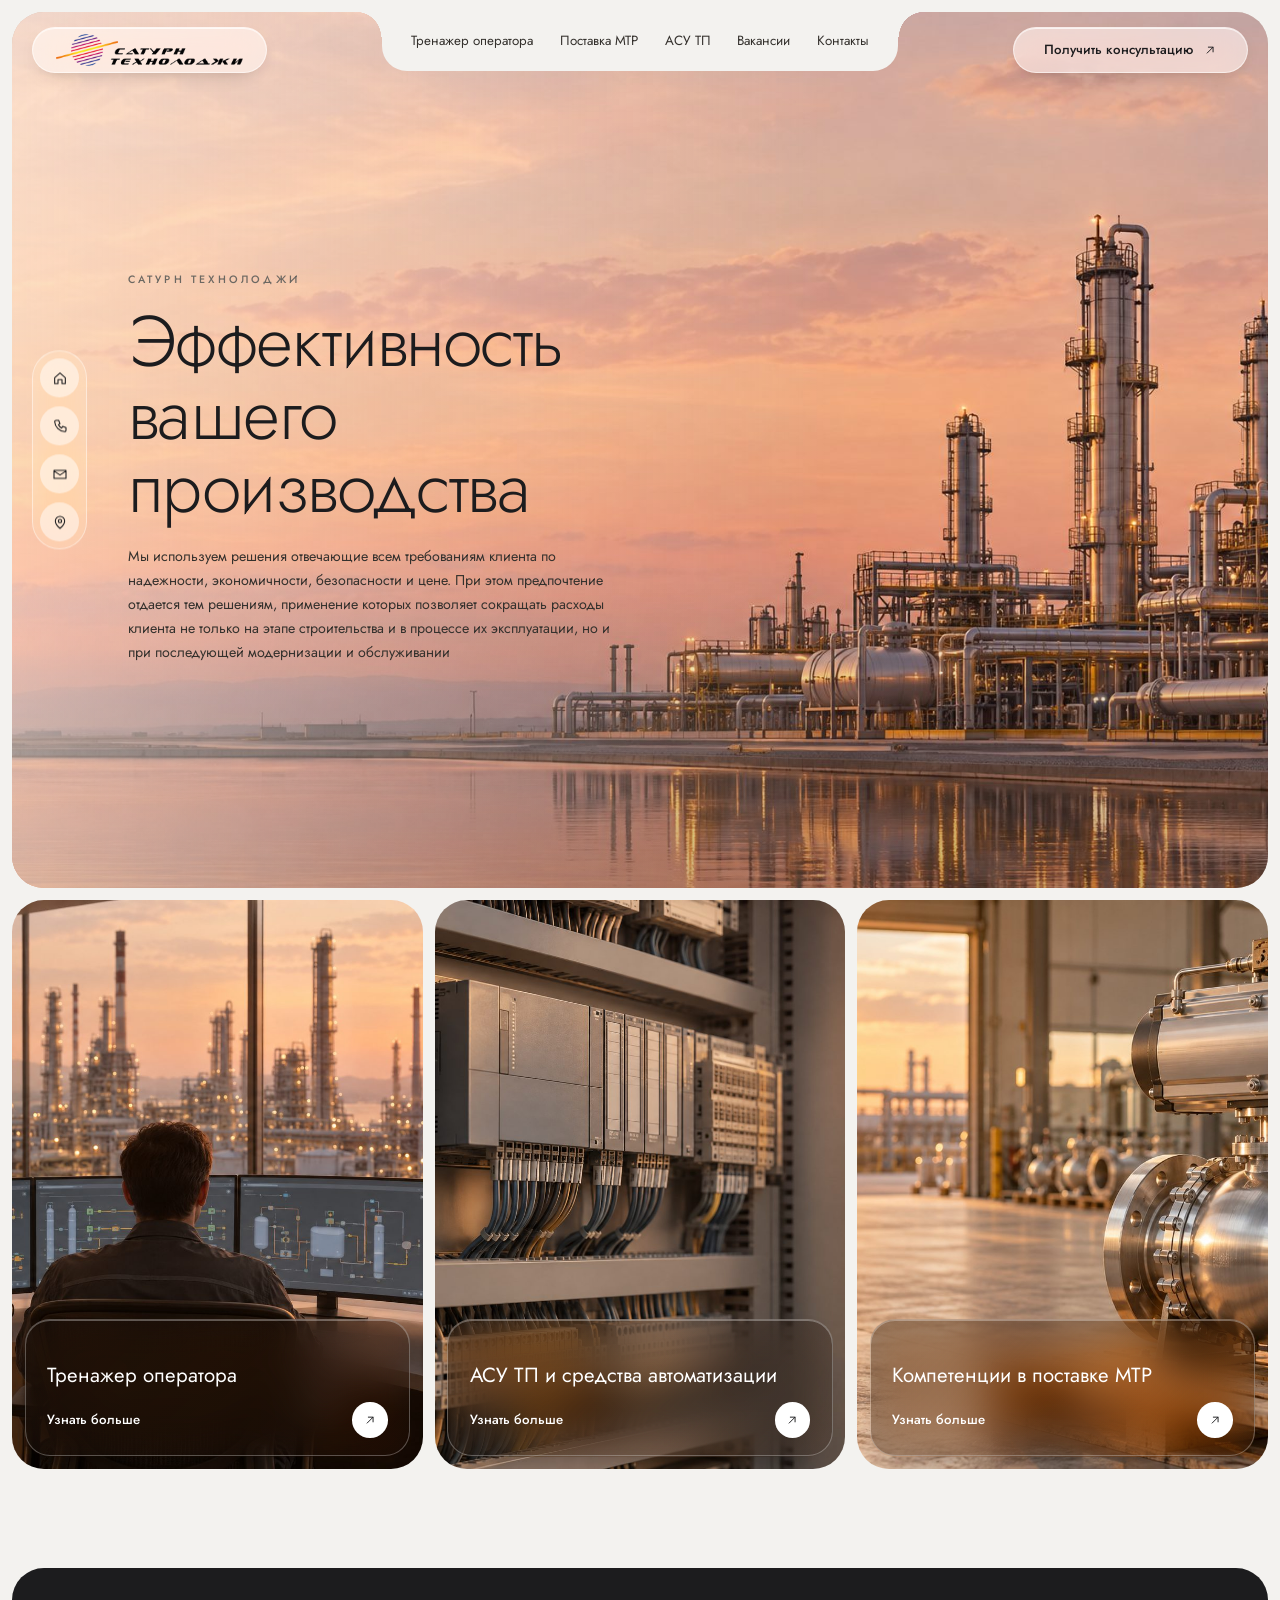
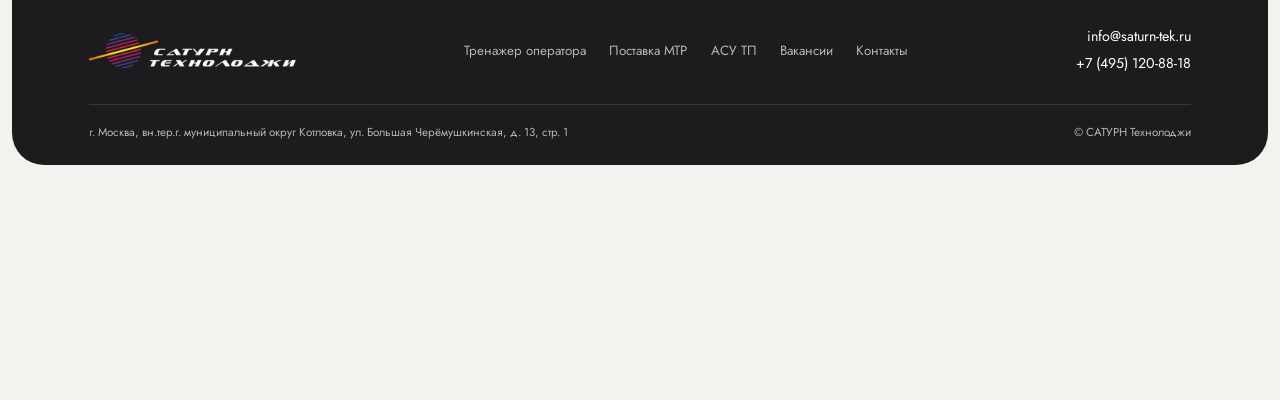
<file: index.html>
<!doctype html>
<html lang="ru">
<head>
<meta charset="UTF-8">
<meta name="viewport" content="width=device-width,initial-scale=1">
<meta name="theme-color" content="#f3f2ef">
<title>Главная — Сатурн Технолоджи</title>
<link rel="icon" type="image/png" href="assets/favicon.png">
<link rel="preconnect" href="https://fonts.googleapis.com">
<link rel="preconnect" href="https://fonts.gstatic.com" crossorigin>
<link href="https://fonts.googleapis.com/css2?family=Jost:wght@300;400;500;600&display=swap" rel="stylesheet">
<link rel="stylesheet" href="style.css">
<script>
/* Одинаковый вид на всех компьютерных экранах: от 1280px страница масштабируется от эталонной ширины 1440px */
(function () {
  var r = document.documentElement;
  r.classList.add('js');
  function fit() {
    var w = window.innerWidth, h = window.innerHeight, z = w >= 1280 ? w / 1440 : 1;
    if (z === 1) { r.style.zoom = ''; r.style.removeProperty('--vw'); r.style.removeProperty('--vh'); return; }
    r.style.zoom = z;
    r.style.setProperty('--vw', (w / z / 100) + 'px');
    r.style.setProperty('--vh', (h / z / 100) + 'px');
  }
  fit();
  window.addEventListener('resize', fit);
})();
</script>
<script src="main.js" defer></script>
</head>
<body class="home">
<a class="skip" href="#main">К содержанию</a>
<header class="header">
  <a class="pill brand" href="index.html" aria-label="Сатурн Технолоджи — главная"><img class="logo" src="assets/logo.png" alt="Сатурн Технолоджи" width="1095" height="188"></a>
  <nav id="navigation" class="notch" aria-label="Основная навигация"><a href="develop.html">Тренажер оператора</a><a href="supply.html">Поставка МТР</a><a href="asutp.html">АСУ ТП</a><a href="vacancy.html">Вакансии</a><a href="contacts.html">Контакты</a></nav>
  <a class="pill head-cta" href="contacts.html">Получить консультацию <svg viewBox="0 0 24 24" aria-hidden="true"><path d="M7 17L17 7 M9 7h8v8"/></svg></a>
  <button class="pill menu" aria-expanded="false" aria-controls="navigation"><span class="menu-label">Меню</span><span class="burger" aria-hidden="true"><i></i><i></i></span></button>
  <span class="progress" aria-hidden="true"></span>
</header>
<main id="main">
<section class="frame home-frame">
  <div class="frame-bg" data-parallax style="background-image:url('assets/hero-dusk.jpg')" role="img" aria-label="Нефтегазоперерабатывающая установка на закате"></div>
  <nav class="rail" aria-label="Быстрые действия"><a href="index.html" aria-label="Главная" title="Главная"><svg viewBox="0 0 24 24" aria-hidden="true"><path d="M4 11l8-7 8 7v9h-5v-6H9v6H4z"/></svg></a><a href="tel:+74951208818" aria-label="+7 (495) 120-88-18" title="+7 (495) 120-88-18"><svg viewBox="0 0 24 24" aria-hidden="true"><path d="M6 3h4l2 5-2.5 1.5a11 11 0 0 0 5 5L16 12l5 2v4a2 2 0 0 1-2 2A16 16 0 0 1 4 5a2 2 0 0 1 2-2"/></svg></a><a href="mailto:info@saturn-tek.ru" aria-label="info@saturn-tek.ru" title="info@saturn-tek.ru"><svg viewBox="0 0 24 24" aria-hidden="true"><path d="M3 6h18v12H3z M3 7l9 6 9-6"/></svg></a><a href="https://yandex.ru/maps/?text=Москва%20Большая%20Черёмушкинская%2013%20строение%201" aria-label="Открыть на Яндекс Картах" title="Открыть на Яндекс Картах" target="_blank" rel="noopener"><svg viewBox="0 0 24 24" aria-hidden="true"><path d="M12 21s-7-6.2-7-11a7 7 0 0 1 14 0c0 4.8-7 11-7 11z M12 12.5a2.5 2.5 0 1 0 0-5 2.5 2.5 0 0 0 0 5"/></svg></a></nav>
  <div class="hero-copy">
    <p class="kicker" data-load>САТУРН ТЕХНОЛОДЖИ</p>
    <h1 class="display mega"><span class="line"><span>Эффективность</span></span><span class="line"><span>вашего производства</span></span></h1>
    <p class="lead" data-load>Мы используем решения отвечающие всем требованиям клиента по надежности, экономичности, безопасности и цене. При этом предпочтение отдается тем решениям, применение которых позволяет сокращать расходы клиента не только на этапе строительства и в процессе их эксплуатации, но и при последующей модернизации и обслуживании</p>
  </div>
</section>

<section class="directions" id="directions">
  <article class="dir-card reveal" style="--img:url('assets/trainer-dusk.jpg')">
    <div class="glass dir-panel">
      <h2>Тренажер оператора</h2>
      <div class="dir-body"><div>
      <ul class="dir-points">
        <li>Тренажер оператора для технологических объектов с блоками I и II категории взрывоопасности согласно приказу №533 Ростехнадзора</li>
        <li>Обучение и проверка знаний персонала перед началом работ, без риска повреждения оборудования</li>
        <li>Повышение квалификации операторов, отработка нештатных ситуаций</li>
      </ul>
      </div></div>
      <a class="more" href="develop.html">Узнать больше <span class="circle-arrow" aria-hidden="true"><svg viewBox="0 0 24 24" aria-hidden="true"><path d="M7 17L17 7 M9 7h8v8"/></svg></span></a>
    </div>
  </article>
  <article class="dir-card reveal" style="--img:url('assets/asutp-dusk.jpg')">
    <div class="glass dir-panel">
      <h2>АСУ ТП и средства автоматизации</h2>
      <div class="dir-body"><div>
      <p>Разработка и реализация автоматизированных систем управления технологическими процессами, а также продажа измерительных приборов и средств автоматики</p>
      </div></div>
      <a class="more" href="asutp.html">Узнать больше <span class="circle-arrow" aria-hidden="true"><svg viewBox="0 0 24 24" aria-hidden="true"><path d="M7 17L17 7 M9 7h8v8"/></svg></span></a>
    </div>
  </article>
  <article class="dir-card reveal" style="--img:url('assets/supply-hero.jpg')">
    <div class="glass dir-panel">
      <h2>Компетенции в поставке МТР</h2>
      <div class="dir-body"><div>
      <p>Комплексная поставка оборудования и материально-технических ресурсов при выполнении технического обслуживания, ремонта, строительства и реконструкции, а также по прямым договорам поставки</p>
      </div></div>
      <a class="more" href="supply.html">Узнать больше <span class="circle-arrow" aria-hidden="true"><svg viewBox="0 0 24 24" aria-hidden="true"><path d="M7 17L17 7 M9 7h8v8"/></svg></span></a>
    </div>
  </article>
</section>
</main>
<footer class="footer">
  <div class="footer-main">
    <a class="brand" href="index.html" aria-label="Сатурн Технолоджи — главная"><img class="logo" src="assets/logo-light.png" alt="Сатурн Технолоджи" width="1095" height="188"></a>
    <nav aria-label="Разделы"><a href="develop.html">Тренажер оператора</a><a href="supply.html">Поставка МТР</a><a href="asutp.html">АСУ ТП</a><a href="vacancy.html">Вакансии</a><a href="contacts.html">Контакты</a></nav>
    <div class="footer-contacts"><a href="mailto:info@saturn-tek.ru">info@saturn-tek.ru</a><a href="tel:+74951208818">+7 (495) 120-88-18</a></div>
  </div>
  <div class="footer-bottom"><span>г. Москва, вн.тер.г. муниципальный округ Котловка, ул. Большая Черёмушкинская, д. 13, стр. 1</span><span>© САТУРН Технолоджи</span></div>
</footer>
</body>
</html>
</file>
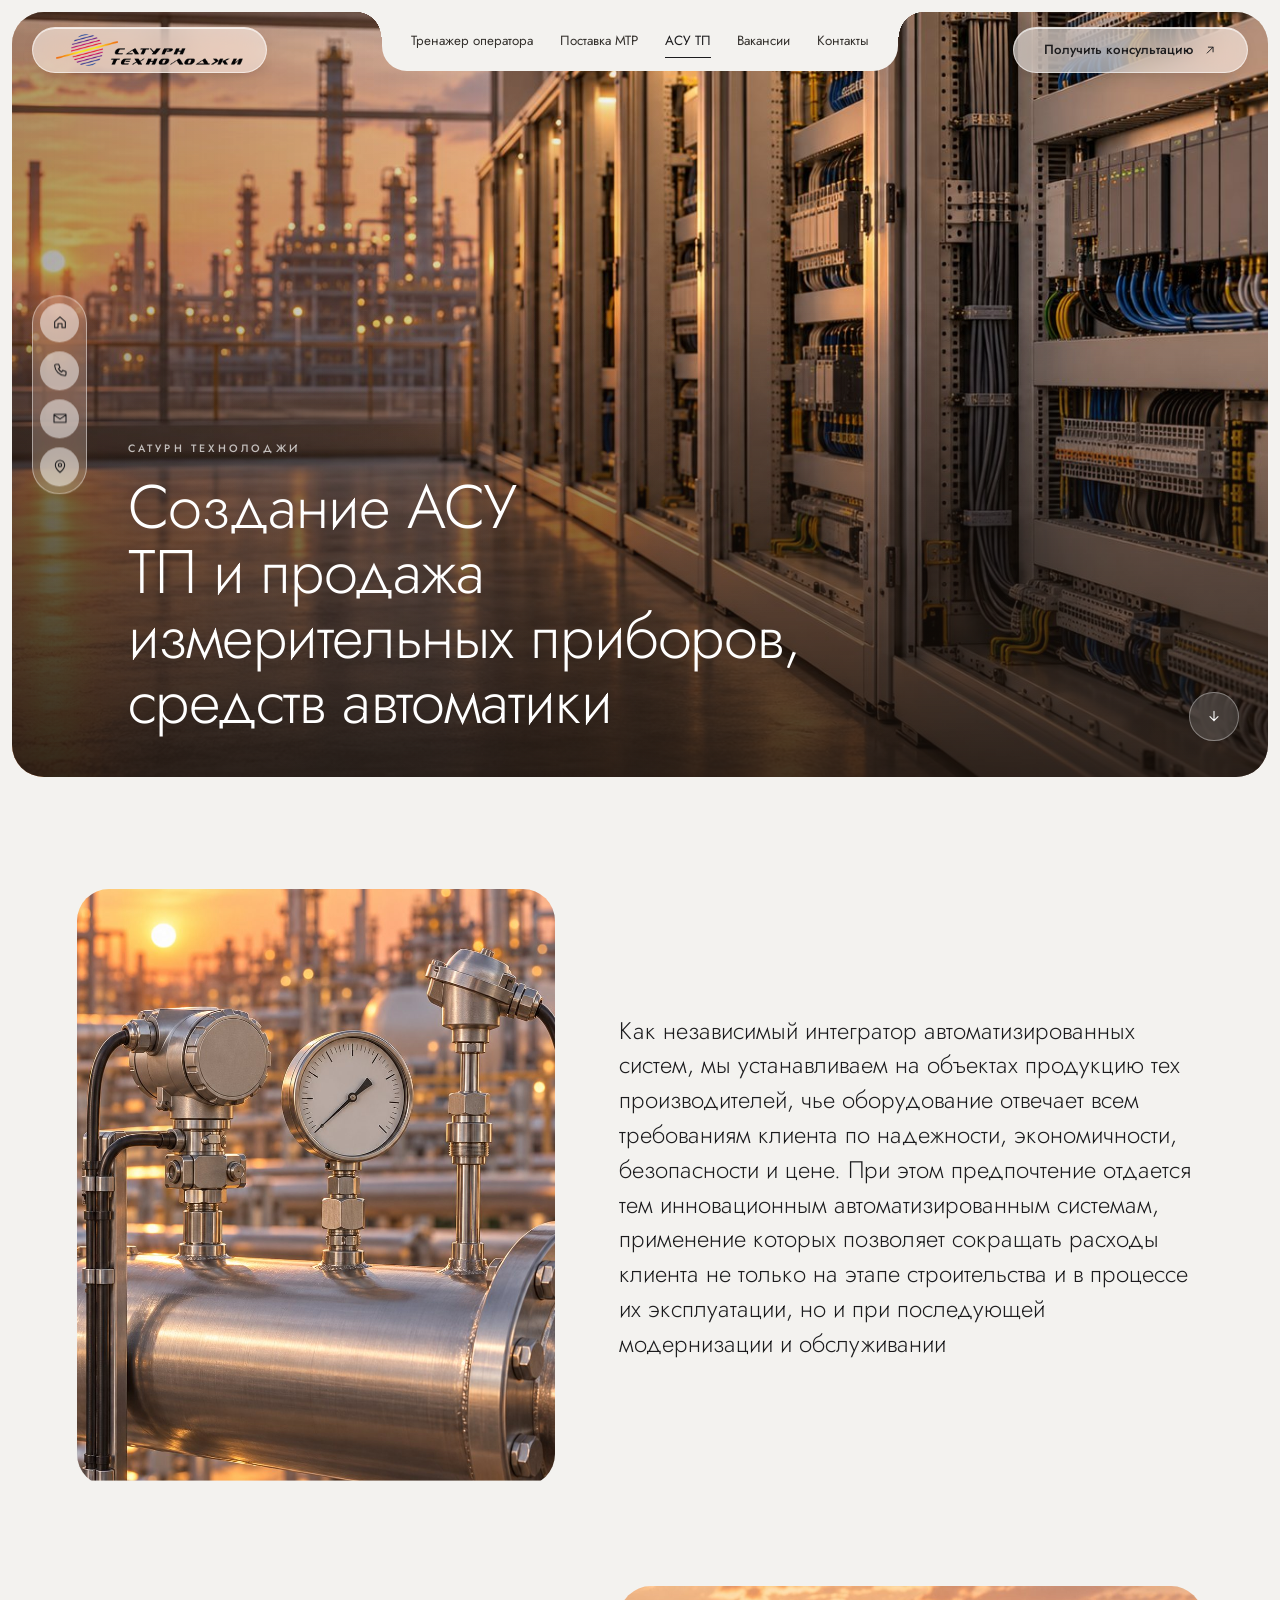
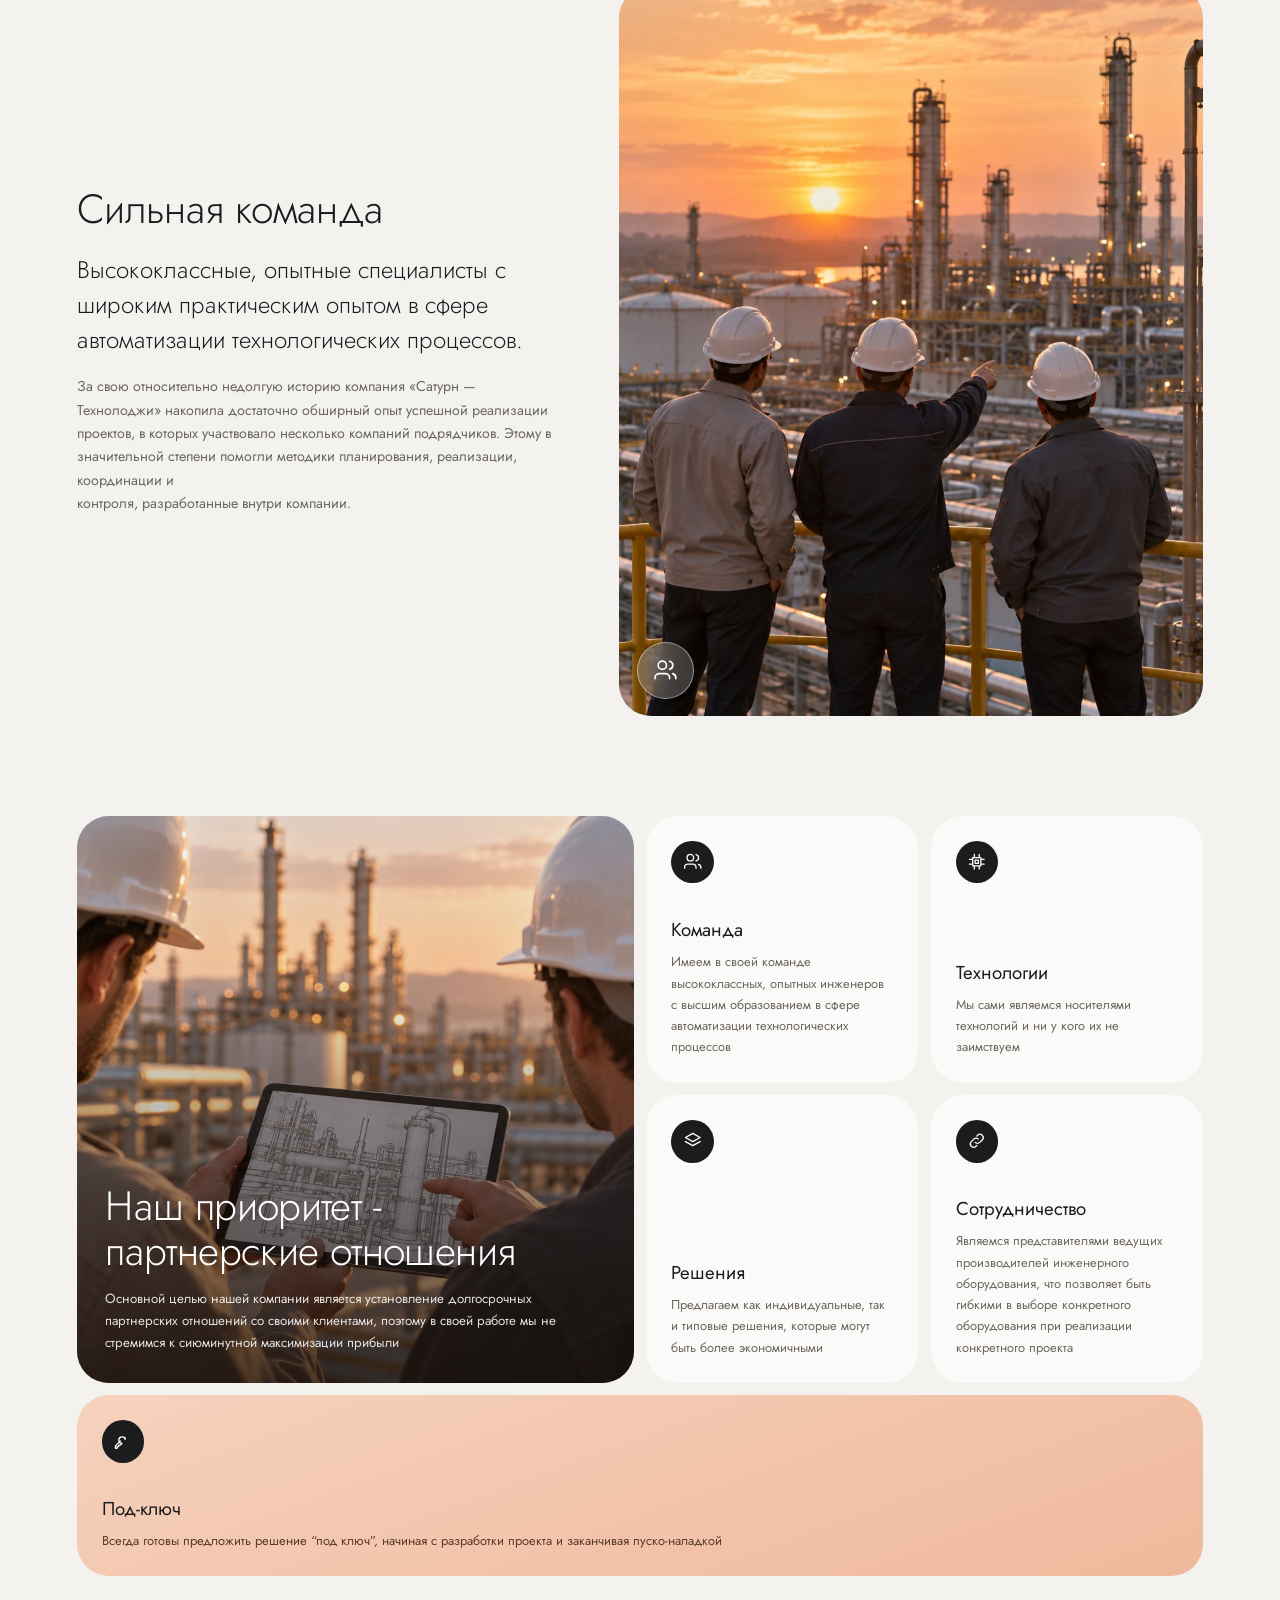
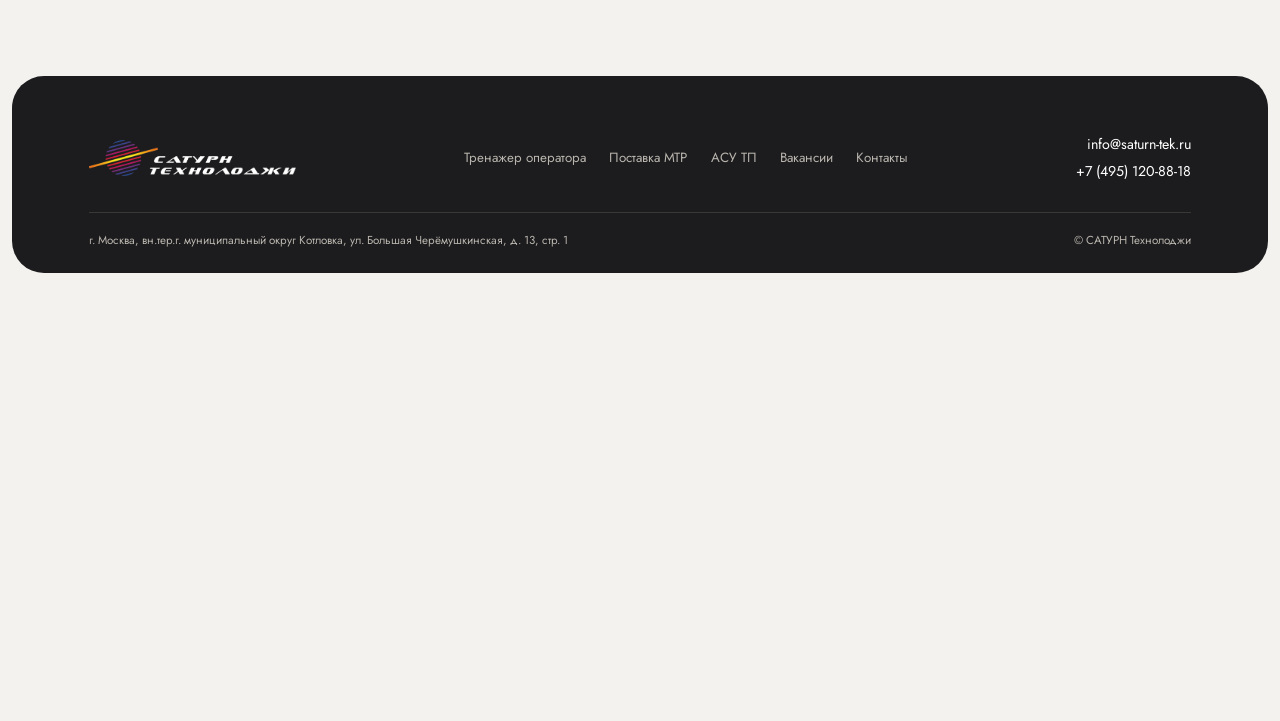
<file: asutp.html>
<!doctype html>
<html lang="ru">
<head>
<meta charset="UTF-8">
<meta name="viewport" content="width=device-width,initial-scale=1">
<meta name="theme-color" content="#f3f2ef">
<title>АСУ ТП — Сатурн Технолоджи</title>
<link rel="icon" type="image/png" href="assets/favicon.png">
<link rel="preconnect" href="https://fonts.googleapis.com">
<link rel="preconnect" href="https://fonts.gstatic.com" crossorigin>
<link href="https://fonts.googleapis.com/css2?family=Jost:wght@300;400;500;600&display=swap" rel="stylesheet">
<link rel="stylesheet" href="style.css">
<script>
/* Одинаковый вид на всех компьютерных экранах: от 1280px страница масштабируется от эталонной ширины 1440px */
(function () {
  var r = document.documentElement;
  r.classList.add('js');
  function fit() {
    var w = window.innerWidth, h = window.innerHeight, z = w >= 1280 ? w / 1440 : 1;
    if (z === 1) { r.style.zoom = ''; r.style.removeProperty('--vw'); r.style.removeProperty('--vh'); return; }
    r.style.zoom = z;
    r.style.setProperty('--vw', (w / z / 100) + 'px');
    r.style.setProperty('--vh', (h / z / 100) + 'px');
  }
  fit();
  window.addEventListener('resize', fit);
})();
</script>
<script src="main.js" defer></script>
</head>
<body class="">
<a class="skip" href="#main">К содержанию</a>
<header class="header">
  <a class="pill brand" href="index.html" aria-label="Сатурн Технолоджи — главная"><img class="logo" src="assets/logo.png" alt="Сатурн Технолоджи" width="1095" height="188"></a>
  <nav id="navigation" class="notch" aria-label="Основная навигация"><a href="develop.html">Тренажер оператора</a><a href="supply.html">Поставка МТР</a><a href="asutp.html" aria-current="page">АСУ ТП</a><a href="vacancy.html">Вакансии</a><a href="contacts.html">Контакты</a></nav>
  <a class="pill head-cta" href="contacts.html">Получить консультацию <svg viewBox="0 0 24 24" aria-hidden="true"><path d="M7 17L17 7 M9 7h8v8"/></svg></a>
  <button class="pill menu" aria-expanded="false" aria-controls="navigation"><span class="menu-label">Меню</span><span class="burger" aria-hidden="true"><i></i><i></i></span></button>
  <span class="progress" aria-hidden="true"></span>
</header>
<main id="main">
<section class="frame open-frame">
  <div class="frame-bg" data-parallax style="background-image:url('assets/asutp-hero.jpg')"></div>
  <nav class="rail" aria-label="Быстрые действия"><a href="index.html" aria-label="Главная" title="Главная"><svg viewBox="0 0 24 24" aria-hidden="true"><path d="M4 11l8-7 8 7v9h-5v-6H9v6H4z"/></svg></a><a href="tel:+74951208818" aria-label="+7 (495) 120-88-18" title="+7 (495) 120-88-18"><svg viewBox="0 0 24 24" aria-hidden="true"><path d="M6 3h4l2 5-2.5 1.5a11 11 0 0 0 5 5L16 12l5 2v4a2 2 0 0 1-2 2A16 16 0 0 1 4 5a2 2 0 0 1 2-2"/></svg></a><a href="mailto:info@saturn-tek.ru" aria-label="info@saturn-tek.ru" title="info@saturn-tek.ru"><svg viewBox="0 0 24 24" aria-hidden="true"><path d="M3 6h18v12H3z M3 7l9 6 9-6"/></svg></a><a href="https://yandex.ru/maps/?text=Москва%20Большая%20Черёмушкинская%2013%20строение%201" aria-label="Открыть на Яндекс Картах" title="Открыть на Яндекс Картах" target="_blank" rel="noopener"><svg viewBox="0 0 24 24" aria-hidden="true"><path d="M12 21s-7-6.2-7-11a7 7 0 0 1 14 0c0 4.8-7 11-7 11z M12 12.5a2.5 2.5 0 1 0 0-5 2.5 2.5 0 0 0 0 5"/></svg></a></nav>
  <div class="open-copy">
    <p class="kicker" data-load>САТУРН Технолоджи</p>
    <h1 class="display"><span class="line"><span>Создание АСУ ТП и продажа измерительных приборов, средств автоматики</span></span></h1>
    
  </div>
  <a class="scroll-down" href="#intro" aria-label="Перейти к содержанию" data-load><svg viewBox="0 0 24 24" aria-hidden="true"><path d="M12 5v14 M6 13l6 6 6-6"/></svg></a>
</section>
<section class="block split" id="intro">
  <div class="split-media reveal"><div class="split-img" data-parallax style="background-image:url('assets/asutp-instruments.jpg')"></div></div>
  <div class="split-text reveal">
    <p class="big-text">Как независимый интегратор автоматизированных систем, мы устанавливаем на объектах продукцию тех производителей, чье оборудование отвечает всем требованиям клиента по надежности, экономичности, безопасности и цене. При этом предпочтение отдается тем инновационным автоматизированным системам, применение которых позволяет сокращать расходы клиента не только на этапе строительства и в процессе их эксплуатации, но и при последующей модернизации и обслуживании</p>
  </div>
</section>

<section class="block split reverse">
  <div class="split-media reveal"><div class="split-img" data-parallax style="background-image:url('assets/asutp-team.jpg')"></div><span class="models-badge"><span class="ico" aria-hidden="true"><svg viewBox="0 0 24 24"><path d="M16 20v-1a4 4 0 0 0-4-4H6a4 4 0 0 0-4 4v1 M9 11a4 4 0 1 0 0-8 4 4 0 0 0 0 8 M22 20v-1a4 4 0 0 0-3-3.9 M16 3.1a4 4 0 0 1 0 7.8"/></svg></span></span></div>
  <div class="split-text reveal">
    <h2 class="display-2">Сильная команда</h2>
    <p class="big-text">Высококлассные, опытные специалисты с широким практическим опытом в сфере автоматизации технологических процессов.</p>
    <p>За свою относительно недолгую историю компания «Сатурн — Технолоджи» накопила достаточно обширный опыт успешной реализации проектов, в которых участвовало несколько компаний подрядчиков. Этому в значительной степени помогли методики планирования, реализации, координации и<br>контроля, разработанные внутри компании.</p>
  </div>
</section>

<section class="block">
  <div class="bento">
    <div class="bento-title tall reveal" style="--img:url('assets/asutp-partners.jpg')">
      <div><h2 class="display-2">Наш приоритет - партнерские отношения</h2><p>Основной целью нашей компании является установление долгосрочных партнерских отношений со своими клиентами, поэтому в своей работе мы не стремимся к сиюминутной максимизации прибыли</p></div>
    </div>
    <div class="bento-card reveal"><span class="ico" aria-hidden="true"><svg viewBox="0 0 24 24"><path d="M16 20v-1a4 4 0 0 0-4-4H6a4 4 0 0 0-4 4v1 M9 11a4 4 0 1 0 0-8 4 4 0 0 0 0 8 M22 20v-1a4 4 0 0 0-3-3.9 M16 3.1a4 4 0 0 1 0 7.8"/></svg></span><h3>Команда</h3><p>Имеем в своей команде высококлассных, опытных инженеров с высшим образованием в сфере автоматизации технологических процессов</p></div>
    <div class="bento-card reveal"><span class="ico" aria-hidden="true"><svg viewBox="0 0 24 24"><path d="M7 7h10v10H7z M10 10h4v4h-4z M9 3v4 M15 3v4 M9 17v4 M15 17v4 M3 9h4 M3 15h4 M17 9h4 M17 15h4"/></svg></span><h3>Технологии</h3><p>Мы сами являемся носителями технологий и ни у кого их не заимствуем</p></div>
    <div class="bento-card reveal"><span class="ico" aria-hidden="true"><svg viewBox="0 0 24 24"><path d="M12 3l9 5-9 5-9-5z M3 13l9 5 9-5"/></svg></span><h3>Решения</h3><p>Предлагаем как индивидуальные, так и типовые решения, которые могут быть более экономичными</p></div>
    <div class="bento-card reveal"><span class="ico" aria-hidden="true"><svg viewBox="0 0 24 24"><path d="M10 14a4 4 0 0 0 5.7 0l3-3a4 4 0 0 0-5.7-5.7l-1 1 M14 10a4 4 0 0 0-5.7 0l-3 3a4 4 0 0 0 5.7 5.7l1-1"/></svg></span><h3>Сотрудничество</h3><p>Являемся представителями ведущих производителей инженерного оборудования, что позволяет быть гибкими в выборе конкретного оборудования при реализации конкретного проекта</p></div>
    <div class="bento-card warm wide reveal"><span class="ico" aria-hidden="true"><svg viewBox="0 0 24 24"><path d="M15 9a4 4 0 1 0-3.9 4.9L9 16H7v2H5v2H3v-3l6.1-6.1 M15 7h.01"/></svg></span><h3>Под-ключ</h3><p>Всегда готовы предложить решение “под ключ”, начиная с разработки проекта и заканчивая пуско-наладкой</p></div>
  </div>
</section>
</main>
<footer class="footer">
  <div class="footer-main">
    <a class="brand" href="index.html" aria-label="Сатурн Технолоджи — главная"><img class="logo" src="assets/logo-light.png" alt="Сатурн Технолоджи" width="1095" height="188"></a>
    <nav aria-label="Разделы"><a href="develop.html">Тренажер оператора</a><a href="supply.html">Поставка МТР</a><a href="asutp.html">АСУ ТП</a><a href="vacancy.html">Вакансии</a><a href="contacts.html">Контакты</a></nav>
    <div class="footer-contacts"><a href="mailto:info@saturn-tek.ru">info@saturn-tek.ru</a><a href="tel:+74951208818">+7 (495) 120-88-18</a></div>
  </div>
  <div class="footer-bottom"><span>г. Москва, вн.тер.г. муниципальный округ Котловка, ул. Большая Черёмушкинская, д. 13, стр. 1</span><span>© САТУРН Технолоджи</span></div>
</footer>
</body>
</html>
</file>
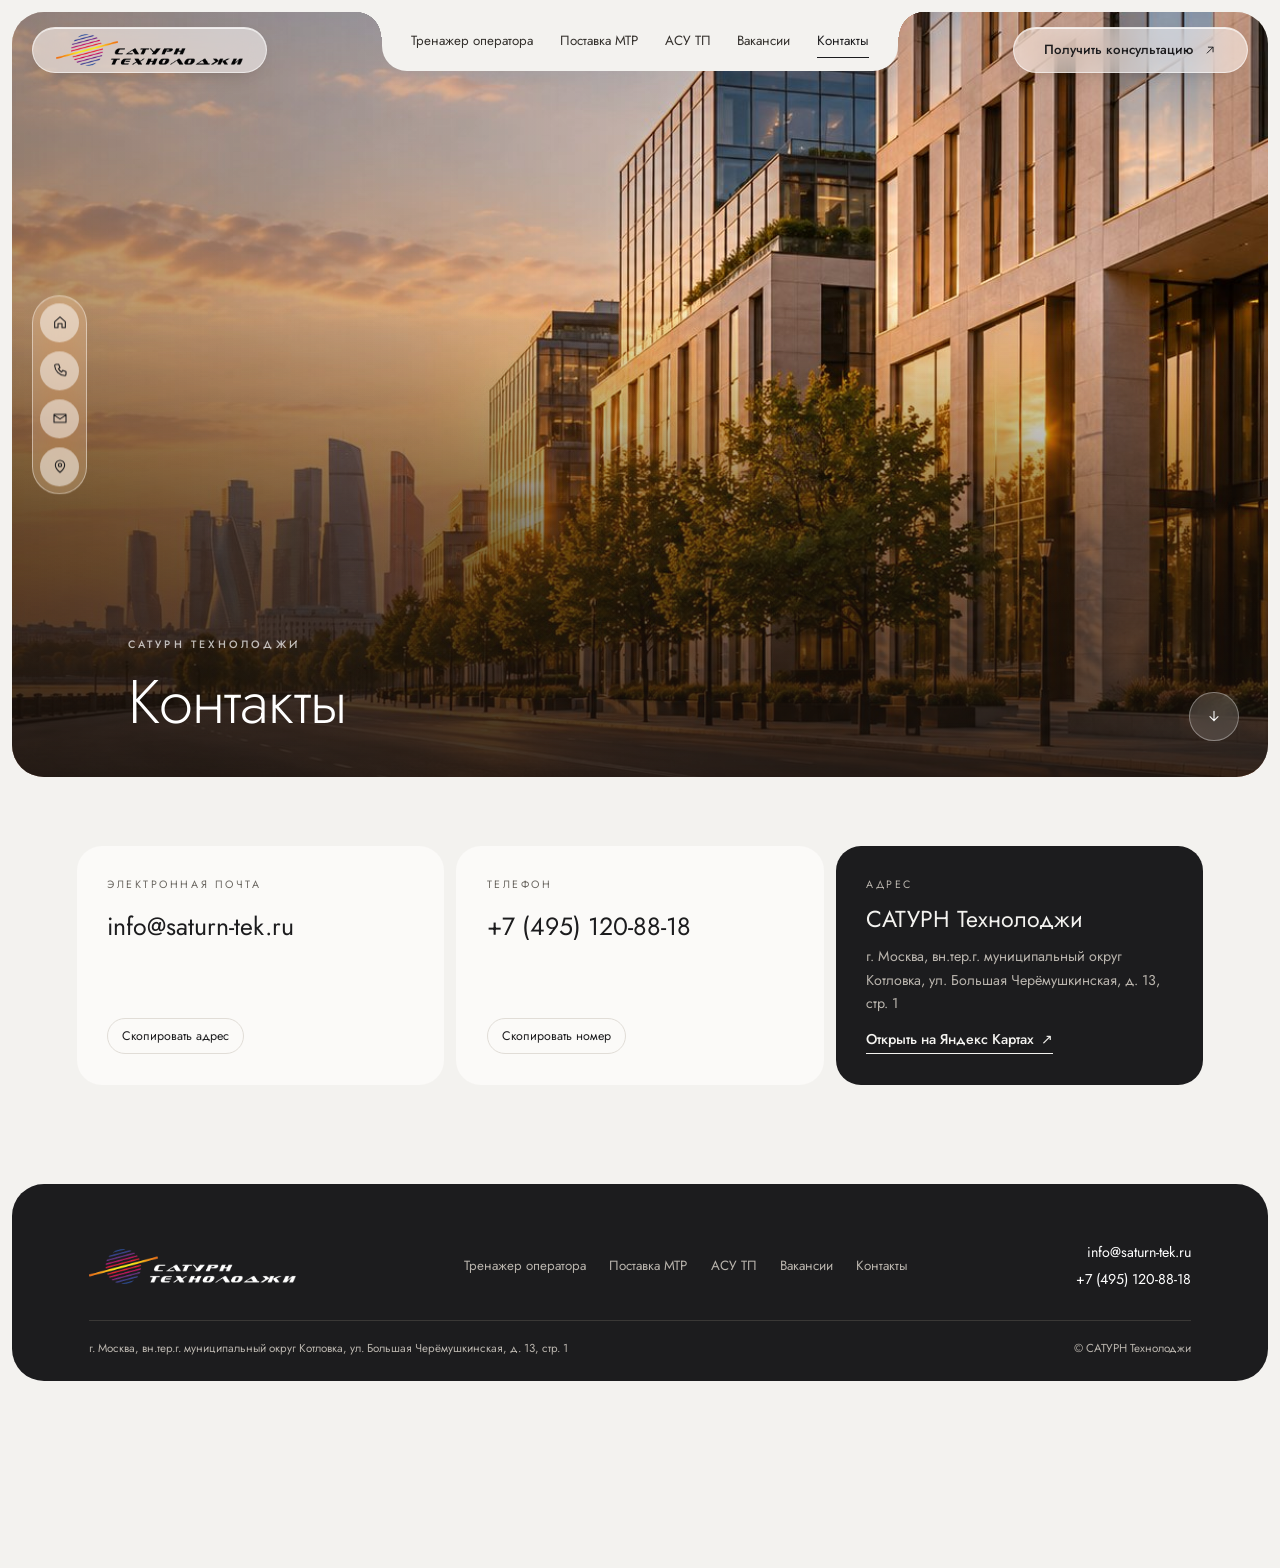
<file: contacts.html>
<!doctype html>
<html lang="ru">
<head>
<meta charset="UTF-8">
<meta name="viewport" content="width=device-width,initial-scale=1">
<meta name="theme-color" content="#f3f2ef">
<title>Контакты — Сатурн Технолоджи</title>
<link rel="icon" type="image/png" href="assets/favicon.png">
<link rel="preconnect" href="https://fonts.googleapis.com">
<link rel="preconnect" href="https://fonts.gstatic.com" crossorigin>
<link href="https://fonts.googleapis.com/css2?family=Jost:wght@300;400;500;600&display=swap" rel="stylesheet">
<link rel="stylesheet" href="style.css">
<script>
/* Одинаковый вид на всех компьютерных экранах: от 1280px страница масштабируется от эталонной ширины 1440px */
(function () {
  var r = document.documentElement;
  r.classList.add('js');
  function fit() {
    var w = window.innerWidth, h = window.innerHeight, z = w >= 1280 ? w / 1440 : 1;
    if (z === 1) { r.style.zoom = ''; r.style.removeProperty('--vw'); r.style.removeProperty('--vh'); return; }
    r.style.zoom = z;
    r.style.setProperty('--vw', (w / z / 100) + 'px');
    r.style.setProperty('--vh', (h / z / 100) + 'px');
  }
  fit();
  window.addEventListener('resize', fit);
})();
</script>
<script src="main.js" defer></script>
</head>
<body class="">
<a class="skip" href="#main">К содержанию</a>
<header class="header">
  <a class="pill brand" href="index.html" aria-label="Сатурн Технолоджи — главная"><img class="logo" src="assets/logo.png" alt="Сатурн Технолоджи" width="1095" height="188"></a>
  <nav id="navigation" class="notch" aria-label="Основная навигация"><a href="develop.html">Тренажер оператора</a><a href="supply.html">Поставка МТР</a><a href="asutp.html">АСУ ТП</a><a href="vacancy.html">Вакансии</a><a href="contacts.html" aria-current="page">Контакты</a></nav>
  <a class="pill head-cta" href="contacts.html">Получить консультацию <svg viewBox="0 0 24 24" aria-hidden="true"><path d="M7 17L17 7 M9 7h8v8"/></svg></a>
  <button class="pill menu" aria-expanded="false" aria-controls="navigation"><span class="menu-label">Меню</span><span class="burger" aria-hidden="true"><i></i><i></i></span></button>
  <span class="progress" aria-hidden="true"></span>
</header>
<main id="main">
<section class="frame open-frame">
  <div class="frame-bg" data-parallax style="background-image:url('assets/contacts-hero.jpg')"></div>
  <nav class="rail" aria-label="Быстрые действия"><a href="index.html" aria-label="Главная" title="Главная"><svg viewBox="0 0 24 24" aria-hidden="true"><path d="M4 11l8-7 8 7v9h-5v-6H9v6H4z"/></svg></a><a href="tel:+74951208818" aria-label="+7 (495) 120-88-18" title="+7 (495) 120-88-18"><svg viewBox="0 0 24 24" aria-hidden="true"><path d="M6 3h4l2 5-2.5 1.5a11 11 0 0 0 5 5L16 12l5 2v4a2 2 0 0 1-2 2A16 16 0 0 1 4 5a2 2 0 0 1 2-2"/></svg></a><a href="mailto:info@saturn-tek.ru" aria-label="info@saturn-tek.ru" title="info@saturn-tek.ru"><svg viewBox="0 0 24 24" aria-hidden="true"><path d="M3 6h18v12H3z M3 7l9 6 9-6"/></svg></a><a href="https://yandex.ru/maps/?text=Москва%20Большая%20Черёмушкинская%2013%20строение%201" aria-label="Открыть на Яндекс Картах" title="Открыть на Яндекс Картах" target="_blank" rel="noopener"><svg viewBox="0 0 24 24" aria-hidden="true"><path d="M12 21s-7-6.2-7-11a7 7 0 0 1 14 0c0 4.8-7 11-7 11z M12 12.5a2.5 2.5 0 1 0 0-5 2.5 2.5 0 0 0 0 5"/></svg></a></nav>
  <div class="open-copy">
    <p class="kicker" data-load>САТУРН Технолоджи</p>
    <h1 class="display"><span class="line"><span>Контакты</span></span></h1>
    
  </div>
  <a class="scroll-down" href="#contacts" aria-label="Перейти к содержанию" data-load><svg viewBox="0 0 24 24" aria-hidden="true"><path d="M12 5v14 M6 13l6 6 6-6"/></svg></a>
</section>
<section class="contacts-grid reveal" id="contacts">
  <div class="contact-card">
    <p class="contact-label">Электронная почта</p>
    <a class="large-contact" href="mailto:info@saturn-tek.ru">info@saturn-tek.ru</a>
    <button class="copy" type="button" data-copy="info@saturn-tek.ru">Скопировать адрес</button>
  </div>
  <div class="contact-card">
    <p class="contact-label">Телефон</p>
    <a class="large-contact" href="tel:+74951208818">+7 (495) 120-88-18</a>
    <button class="copy" type="button" data-copy="+7 (495) 120-88-18">Скопировать номер</button>
  </div>
  <div class="contact-card address">
    <p class="contact-label">Адрес</p>
    <h2>САТУРН Технолоджи</h2>
    <p>г. Москва, вн.тер.г. муниципальный округ Котловка, ул. Большая Черёмушкинская, д. 13, стр. 1</p>
    <a class="text-link" href="https://yandex.ru/maps/?text=Москва%20Большая%20Черёмушкинская%2013%20строение%201" target="_blank" rel="noopener">Открыть на Яндекс Картах</a>
  </div>
</section>
</main>
<footer class="footer">
  <div class="footer-main">
    <a class="brand" href="index.html" aria-label="Сатурн Технолоджи — главная"><img class="logo" src="assets/logo-light.png" alt="Сатурн Технолоджи" width="1095" height="188"></a>
    <nav aria-label="Разделы"><a href="develop.html">Тренажер оператора</a><a href="supply.html">Поставка МТР</a><a href="asutp.html">АСУ ТП</a><a href="vacancy.html">Вакансии</a><a href="contacts.html">Контакты</a></nav>
    <div class="footer-contacts"><a href="mailto:info@saturn-tek.ru">info@saturn-tek.ru</a><a href="tel:+74951208818">+7 (495) 120-88-18</a></div>
  </div>
  <div class="footer-bottom"><span>г. Москва, вн.тер.г. муниципальный округ Котловка, ул. Большая Черёмушкинская, д. 13, стр. 1</span><span>© САТУРН Технолоджи</span></div>
</footer>
</body>
</html>
</file>
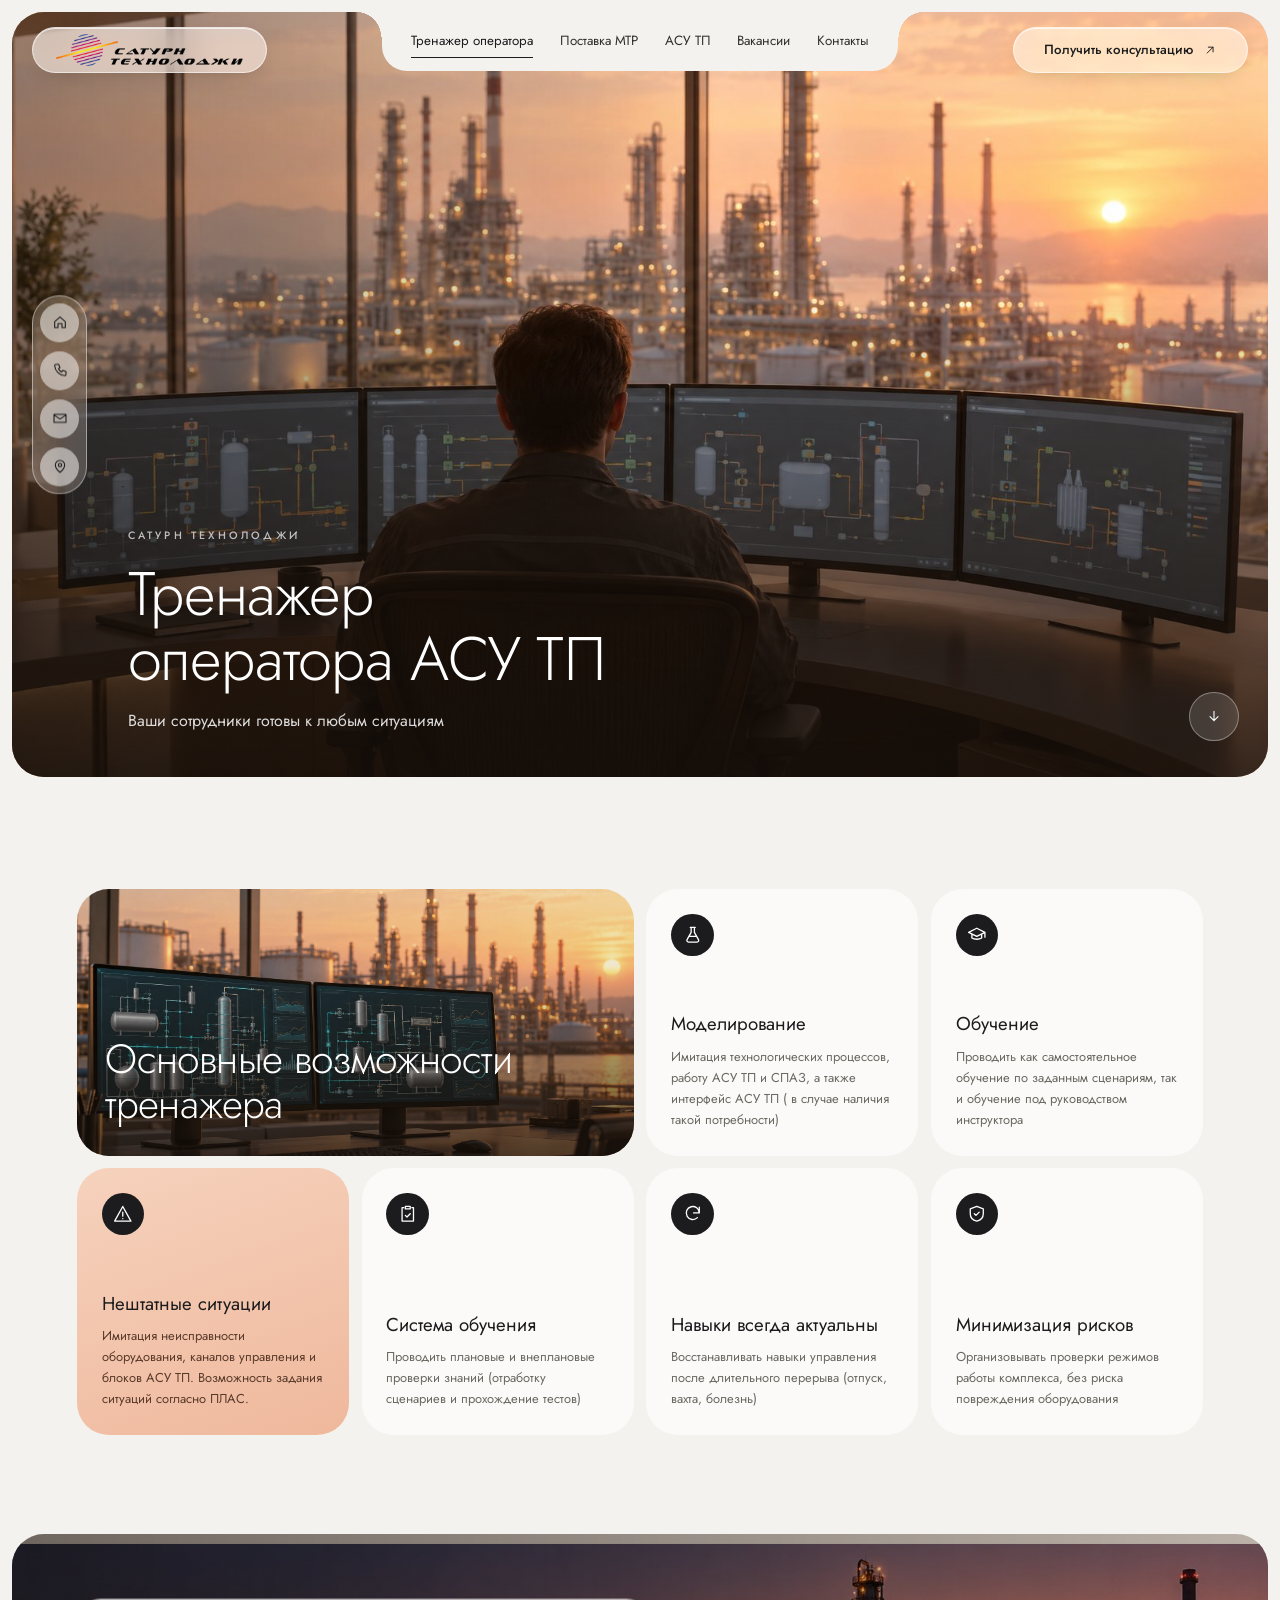
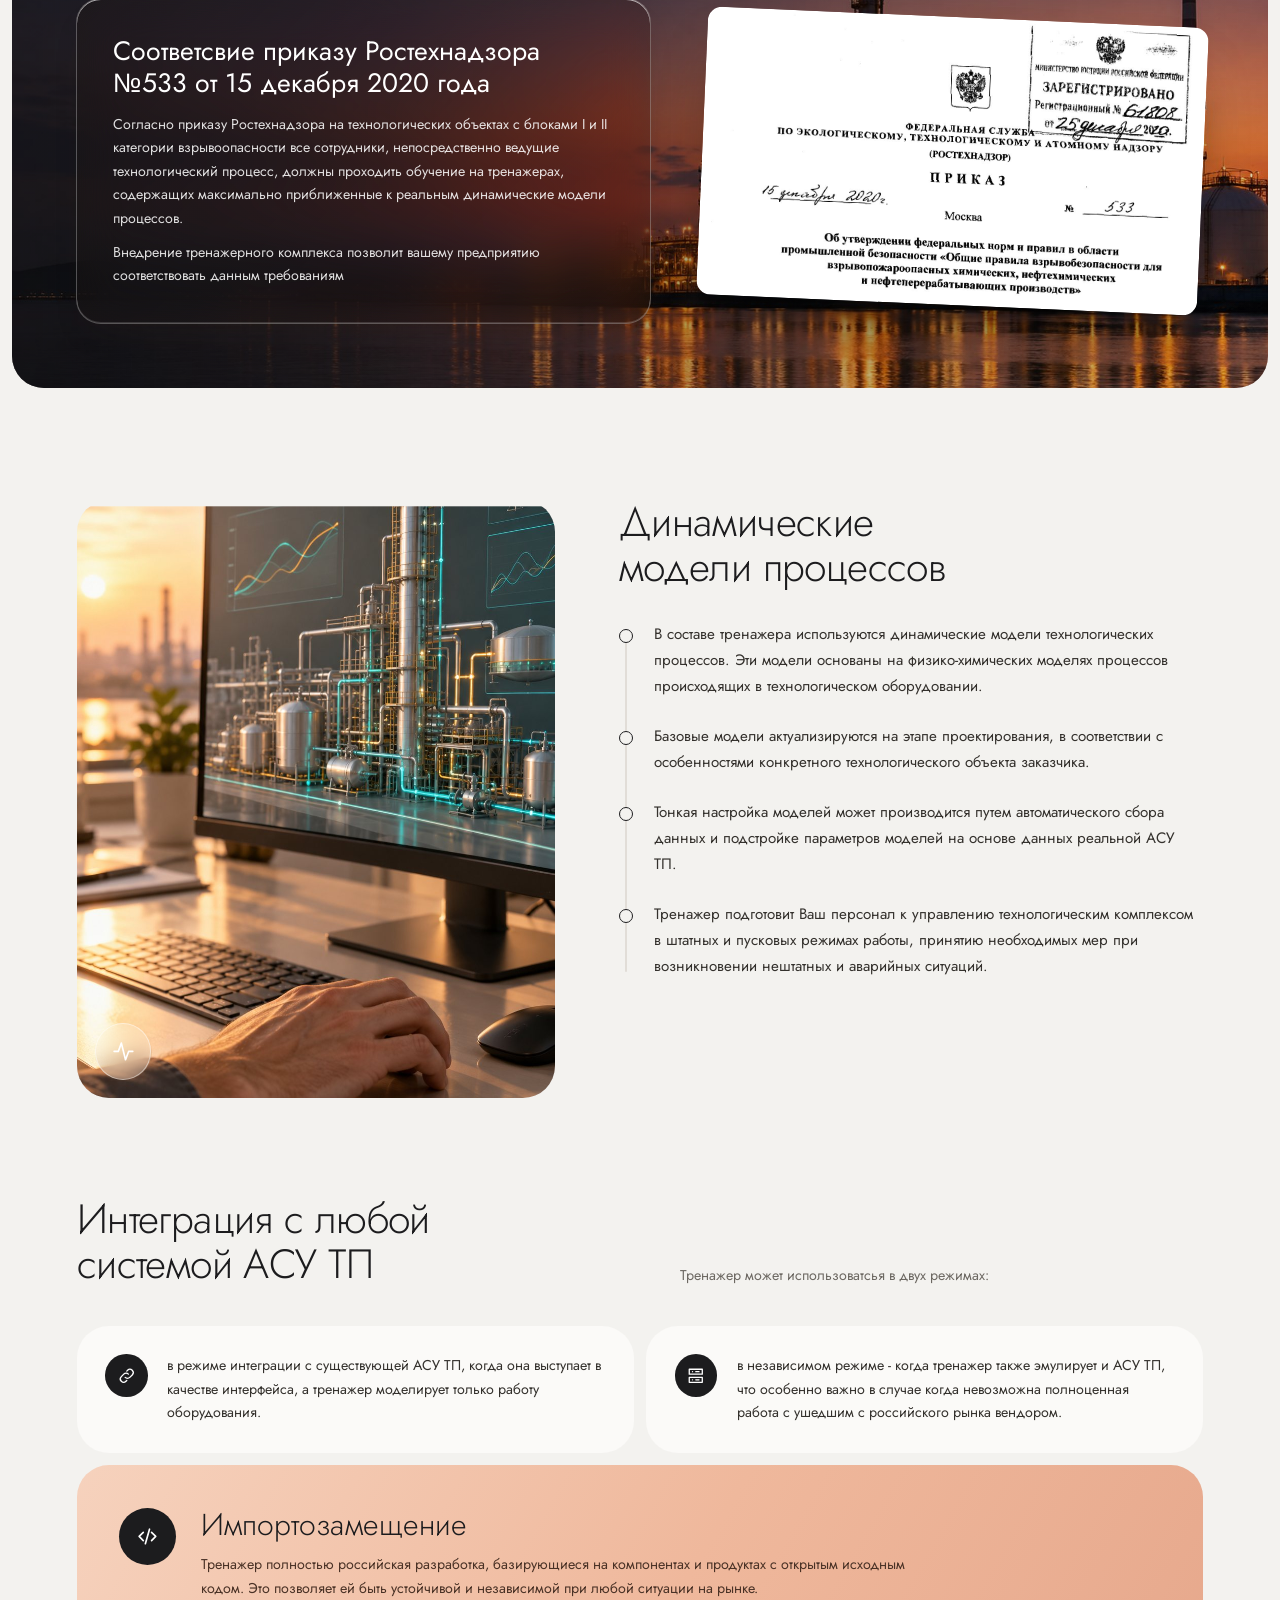
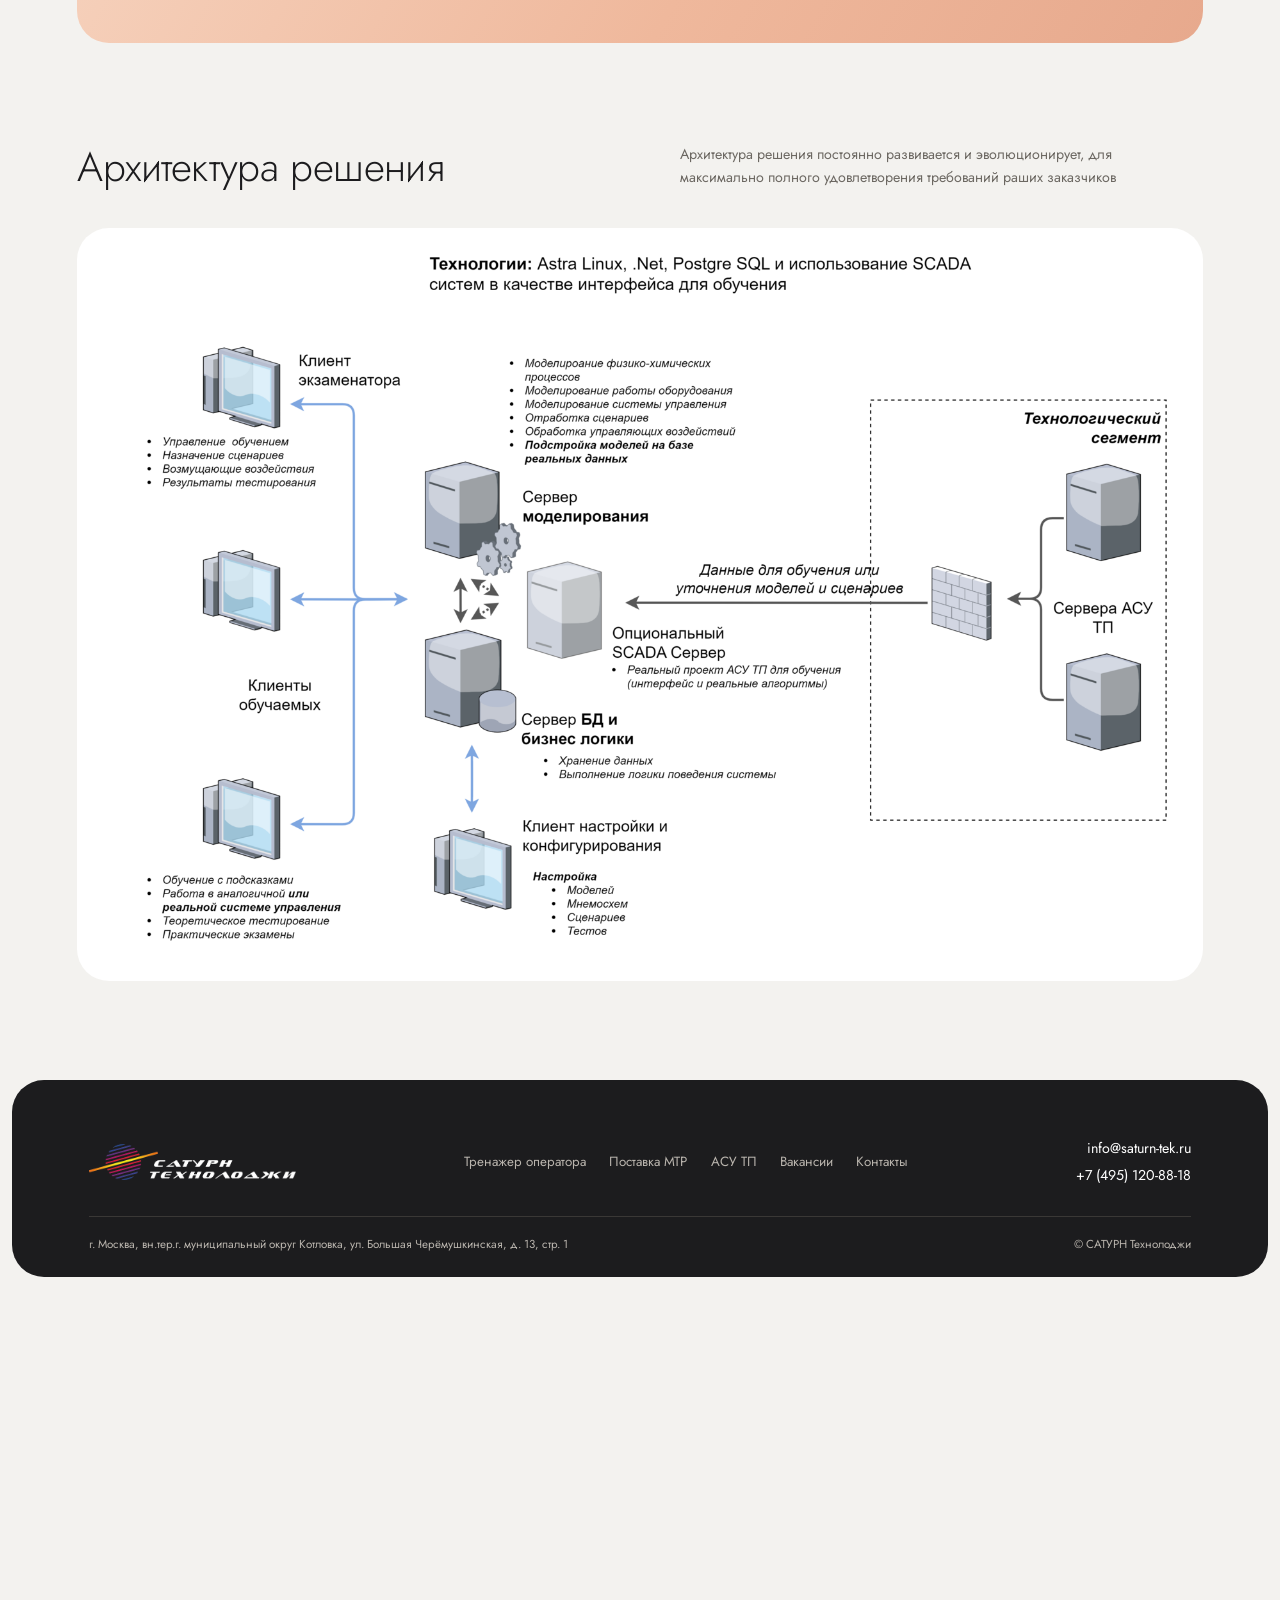
<file: develop.html>
<!doctype html>
<html lang="ru">
<head>
<meta charset="UTF-8">
<meta name="viewport" content="width=device-width,initial-scale=1">
<meta name="theme-color" content="#f3f2ef">
<title>Тренажер оператора — Сатурн Технолоджи</title>
<link rel="icon" type="image/png" href="assets/favicon.png">
<link rel="preconnect" href="https://fonts.googleapis.com">
<link rel="preconnect" href="https://fonts.gstatic.com" crossorigin>
<link href="https://fonts.googleapis.com/css2?family=Jost:wght@300;400;500;600&display=swap" rel="stylesheet">
<link rel="stylesheet" href="style.css">
<script>
/* Одинаковый вид на всех компьютерных экранах: от 1280px страница масштабируется от эталонной ширины 1440px */
(function () {
  var r = document.documentElement;
  r.classList.add('js');
  function fit() {
    var w = window.innerWidth, h = window.innerHeight, z = w >= 1280 ? w / 1440 : 1;
    if (z === 1) { r.style.zoom = ''; r.style.removeProperty('--vw'); r.style.removeProperty('--vh'); return; }
    r.style.zoom = z;
    r.style.setProperty('--vw', (w / z / 100) + 'px');
    r.style.setProperty('--vh', (h / z / 100) + 'px');
  }
  fit();
  window.addEventListener('resize', fit);
})();
</script>
<script src="main.js" defer></script>
</head>
<body class="">
<a class="skip" href="#main">К содержанию</a>
<header class="header">
  <a class="pill brand" href="index.html" aria-label="Сатурн Технолоджи — главная"><img class="logo" src="assets/logo.png" alt="Сатурн Технолоджи" width="1095" height="188"></a>
  <nav id="navigation" class="notch" aria-label="Основная навигация"><a href="develop.html" aria-current="page">Тренажер оператора</a><a href="supply.html">Поставка МТР</a><a href="asutp.html">АСУ ТП</a><a href="vacancy.html">Вакансии</a><a href="contacts.html">Контакты</a></nav>
  <a class="pill head-cta" href="contacts.html">Получить консультацию <svg viewBox="0 0 24 24" aria-hidden="true"><path d="M7 17L17 7 M9 7h8v8"/></svg></a>
  <button class="pill menu" aria-expanded="false" aria-controls="navigation"><span class="menu-label">Меню</span><span class="burger" aria-hidden="true"><i></i><i></i></span></button>
  <span class="progress" aria-hidden="true"></span>
</header>
<main id="main">
<section class="frame open-frame">
  <div class="frame-bg" data-parallax style="background-image:url('assets/trainer-dusk.jpg')"></div>
  <nav class="rail" aria-label="Быстрые действия"><a href="index.html" aria-label="Главная" title="Главная"><svg viewBox="0 0 24 24" aria-hidden="true"><path d="M4 11l8-7 8 7v9h-5v-6H9v6H4z"/></svg></a><a href="tel:+74951208818" aria-label="+7 (495) 120-88-18" title="+7 (495) 120-88-18"><svg viewBox="0 0 24 24" aria-hidden="true"><path d="M6 3h4l2 5-2.5 1.5a11 11 0 0 0 5 5L16 12l5 2v4a2 2 0 0 1-2 2A16 16 0 0 1 4 5a2 2 0 0 1 2-2"/></svg></a><a href="mailto:info@saturn-tek.ru" aria-label="info@saturn-tek.ru" title="info@saturn-tek.ru"><svg viewBox="0 0 24 24" aria-hidden="true"><path d="M3 6h18v12H3z M3 7l9 6 9-6"/></svg></a><a href="https://yandex.ru/maps/?text=Москва%20Большая%20Черёмушкинская%2013%20строение%201" aria-label="Открыть на Яндекс Картах" title="Открыть на Яндекс Картах" target="_blank" rel="noopener"><svg viewBox="0 0 24 24" aria-hidden="true"><path d="M12 21s-7-6.2-7-11a7 7 0 0 1 14 0c0 4.8-7 11-7 11z M12 12.5a2.5 2.5 0 1 0 0-5 2.5 2.5 0 0 0 0 5"/></svg></a></nav>
  <div class="open-copy">
    <p class="kicker" data-load>Сатурн Технолоджи</p>
    <h1 class="display"><span class="line"><span>Тренажер оператора АСУ ТП</span></span></h1>
    <p class="lead" data-load>Ваши сотрудники готовы к любым ситуациям</p>
  </div>
  <a class="scroll-down" href="#features" aria-label="Перейти к содержанию" data-load><svg viewBox="0 0 24 24" aria-hidden="true"><path d="M12 5v14 M6 13l6 6 6-6"/></svg></a>
</section>
<section class="block" id="features">
  <div class="bento">
    <div class="bento-title reveal" style="--img:url('assets/trainer-features.jpg')"><h2 class="display-2">Основные возможности тренажера</h2></div>
    <div class="bento-card reveal"><span class="ico" aria-hidden="true"><svg viewBox="0 0 24 24"><path d="M9 3h6 M10 3v6l-5 9a2 2 0 0 0 1.7 3h10.6a2 2 0 0 0 1.7-3l-5-9V3 M7.5 14h9"/></svg></span><h3>Моделирование</h3><p>Имитация технологических процессов, работу АСУ ТП и СПАЗ, а также интерфейс АСУ ТП ( в случае наличия такой потребности)</p></div>
    <div class="bento-card reveal"><span class="ico" aria-hidden="true"><svg viewBox="0 0 24 24"><path d="M2 9l10-5 10 5-10 5z M6 11v5c3 2 9 2 12 0v-5 M22 9v6"/></svg></span><h3>Обучение</h3><p>Проводить как самостоятельное обучение по заданным сценариям, так и обучение под руководством инструктора</p></div>
    <div class="bento-card warm reveal"><span class="ico" aria-hidden="true"><svg viewBox="0 0 24 24"><path d="M12 3l10 18H2z M12 10v5 M12 18h.01"/></svg></span><h3>Нештатные ситуации</h3><p>Имитация неисправности оборудования, каналов управления и блоков АСУ ТП. Возможность задания ситуаций согласно ПЛАС.</p></div>
    <div class="bento-card reveal"><span class="ico" aria-hidden="true"><svg viewBox="0 0 24 24"><path d="M9 3h6v3H9z M7 4.5H5V21h14V4.5h-2 M9 14l2 2 4-4"/></svg></span><h3>Система обучения</h3><p>Проводить плановые и внеплановые проверки знаний (отработку сценариев и прохождение тестов)</p></div>
    <div class="bento-card reveal"><span class="ico" aria-hidden="true"><svg viewBox="0 0 24 24"><path d="M20 11a8 8 0 1 0-2.3 5.7 M20 4v7h-7"/></svg></span><h3>Навыки всегда актуальны</h3><p>Восстанавливать навыки управления после длительного перерыва (отпуск, вахта, болезнь)</p></div>
    <div class="bento-card reveal"><span class="ico" aria-hidden="true"><svg viewBox="0 0 24 24"><path d="M12 3l8 3v6c0 5-3.5 8-8 9-4.5-1-8-4-8-9V6z M9 12l2 2 4-4"/></svg></span><h3>Минимизация рисков</h3><p>Организовывать проверки режимов работы комплекса, без риска повреждения оборудования</p></div>
  </div>
</section>

<section class="frame order-frame reveal">
  <div class="frame-bg" data-parallax style="background-image:url('assets/trainer-order.jpg')"></div>
  <div class="glass order-panel">
    <h2>Соответсвие приказу Ростехнадзора №533 от 15 декабря 2020 года</h2>
    <p>Согласно приказу Ростехнадзора на технологических объектах с блоками I и II категории взрывоопасности все сотрудники, непосредственно ведущие технологический процесс, должны проходить обучение на тренажерах, содержащих максимально приближенные к реальным динамические модели процессов.</p>
    <p>Внедрение тренажерного комплекса позволит вашему предприятию соответствовать данным требованиям</p>
  </div>
  <figure class="order-doc"><img src="assets/rtn-order-533.jpg" alt="Приказ Ростехнадзора №533 от 15 декабря 2020 года" loading="lazy" width="1321" height="760"></figure>
</section>

<section class="block models">
  <div class="models-media reveal"><div class="models-img" data-parallax style="background-image:url('assets/trainer-models.jpg')"></div><span class="models-badge"><span class="ico" aria-hidden="true"><svg viewBox="0 0 24 24"><path d="M3 12h4l3-8 4 16 3-8h4"/></svg></span></span></div>
  <div class="models-text">
    <h2 class="display-2 reveal">Динамические модели процессов</h2>
    <ul class="models-steps" data-progress>
      <li class="reveal">В составе тренажера используются динамические модели технологических процессов. Эти модели основаны на физико-химических моделях процессов происходящих в технологическом оборудовании.</li>
      <li class="reveal">Базовые модели актуализируются на этапе проектирования, в соответствии с особенностями конкретного технологического объекта заказчика.</li>
      <li class="reveal">Тонкая настройка моделей может производится путем автоматического сбора данных и подстройке параметров моделей на основе данных реальной АСУ ТП.</li>
      <li class="reveal">Тренажер подготовит Ваш персонал к управлению технологическим комплексом в штатных и пусковых режимах работы, принятию необходимых мер при возникновении нештатных и аварийных ситуаций.</li>
    </ul>
  </div>
</section>

<section class="block">
  <div class="block-head reveal">
    <h2 class="display-2">Интеграция с любой системой АСУ ТП</h2>
    <p>Тренажер может использоватсья в двух режимах:</p>
  </div>
  <div class="mode-grid">
    <div class="mode-card reveal"><span class="ico" aria-hidden="true"><svg viewBox="0 0 24 24"><path d="M10 14a4 4 0 0 0 5.7 0l3-3a4 4 0 0 0-5.7-5.7l-1 1 M14 10a4 4 0 0 0-5.7 0l-3 3a4 4 0 0 0 5.7 5.7l1-1"/></svg></span><p>в режиме интеграции с существующей АСУ ТП, когда она выступает в качестве интерфейса, а тренажер моделирует только работу оборудования.</p></div>
    <div class="mode-card reveal"><span class="ico" aria-hidden="true"><svg viewBox="0 0 24 24"><path d="M4 4h16v6H4z M4 14h16v6H4z M8 7h.01 M8 17h.01 M12 7h4 M12 17h4"/></svg></span><p>в независимом режиме - когда тренажер также эмулирует и АСУ ТП, что особенно важно в случае когда невозможна полноценная работа с ушедшим с российского рынка вендором.</p></div>
  </div>
  <div class="import-card reveal">
    <span class="ico" aria-hidden="true"><svg viewBox="0 0 24 24"><path d="M8 8l-4 4 4 4 M16 8l4 4-4 4 M14 5l-4 14"/></svg></span>
    <div><h2>Импортозамещение</h2><p>Тренажер полностью российская разработка, базирующиеся на компонентах и продуктах с открытым исходным кодом. Это позволяет ей быть устойчивой и независимой при любой ситуации на рынке.</p></div>
  </div>
</section>

<section class="block architecture">
  <div class="block-head reveal">
    <h2 class="display-2">Архитектура решения</h2>
    <p>Архитектура решения постоянно развивается и эволюционирует, для максимально полного удовлетворения требований раших заказчиков</p>
  </div>
  <figure class="diagram reveal">
    <a href="assets/trainer-architecture.png" target="_blank" rel="noopener"><img src="assets/trainer-architecture.png" alt="Архитектура решения: клиенты экзаменатора и обучаемых, сервер моделирования, сервер БД и бизнес логики, опциональный SCADA сервер, клиент настройки и конфигурирования, технологический сегмент с серверами АСУ ТП. Технологии: Astra Linux, .Net, Postgre SQL и использование SCADA систем в качестве интерфейса для обучения" loading="lazy" width="1680" height="1096"></a>
  </figure>
</section>
</main>
<footer class="footer">
  <div class="footer-main">
    <a class="brand" href="index.html" aria-label="Сатурн Технолоджи — главная"><img class="logo" src="assets/logo-light.png" alt="Сатурн Технолоджи" width="1095" height="188"></a>
    <nav aria-label="Разделы"><a href="develop.html">Тренажер оператора</a><a href="supply.html">Поставка МТР</a><a href="asutp.html">АСУ ТП</a><a href="vacancy.html">Вакансии</a><a href="contacts.html">Контакты</a></nav>
    <div class="footer-contacts"><a href="mailto:info@saturn-tek.ru">info@saturn-tek.ru</a><a href="tel:+74951208818">+7 (495) 120-88-18</a></div>
  </div>
  <div class="footer-bottom"><span>г. Москва, вн.тер.г. муниципальный округ Котловка, ул. Большая Черёмушкинская, д. 13, стр. 1</span><span>© САТУРН Технолоджи</span></div>
</footer>
</body>
</html>
</file>
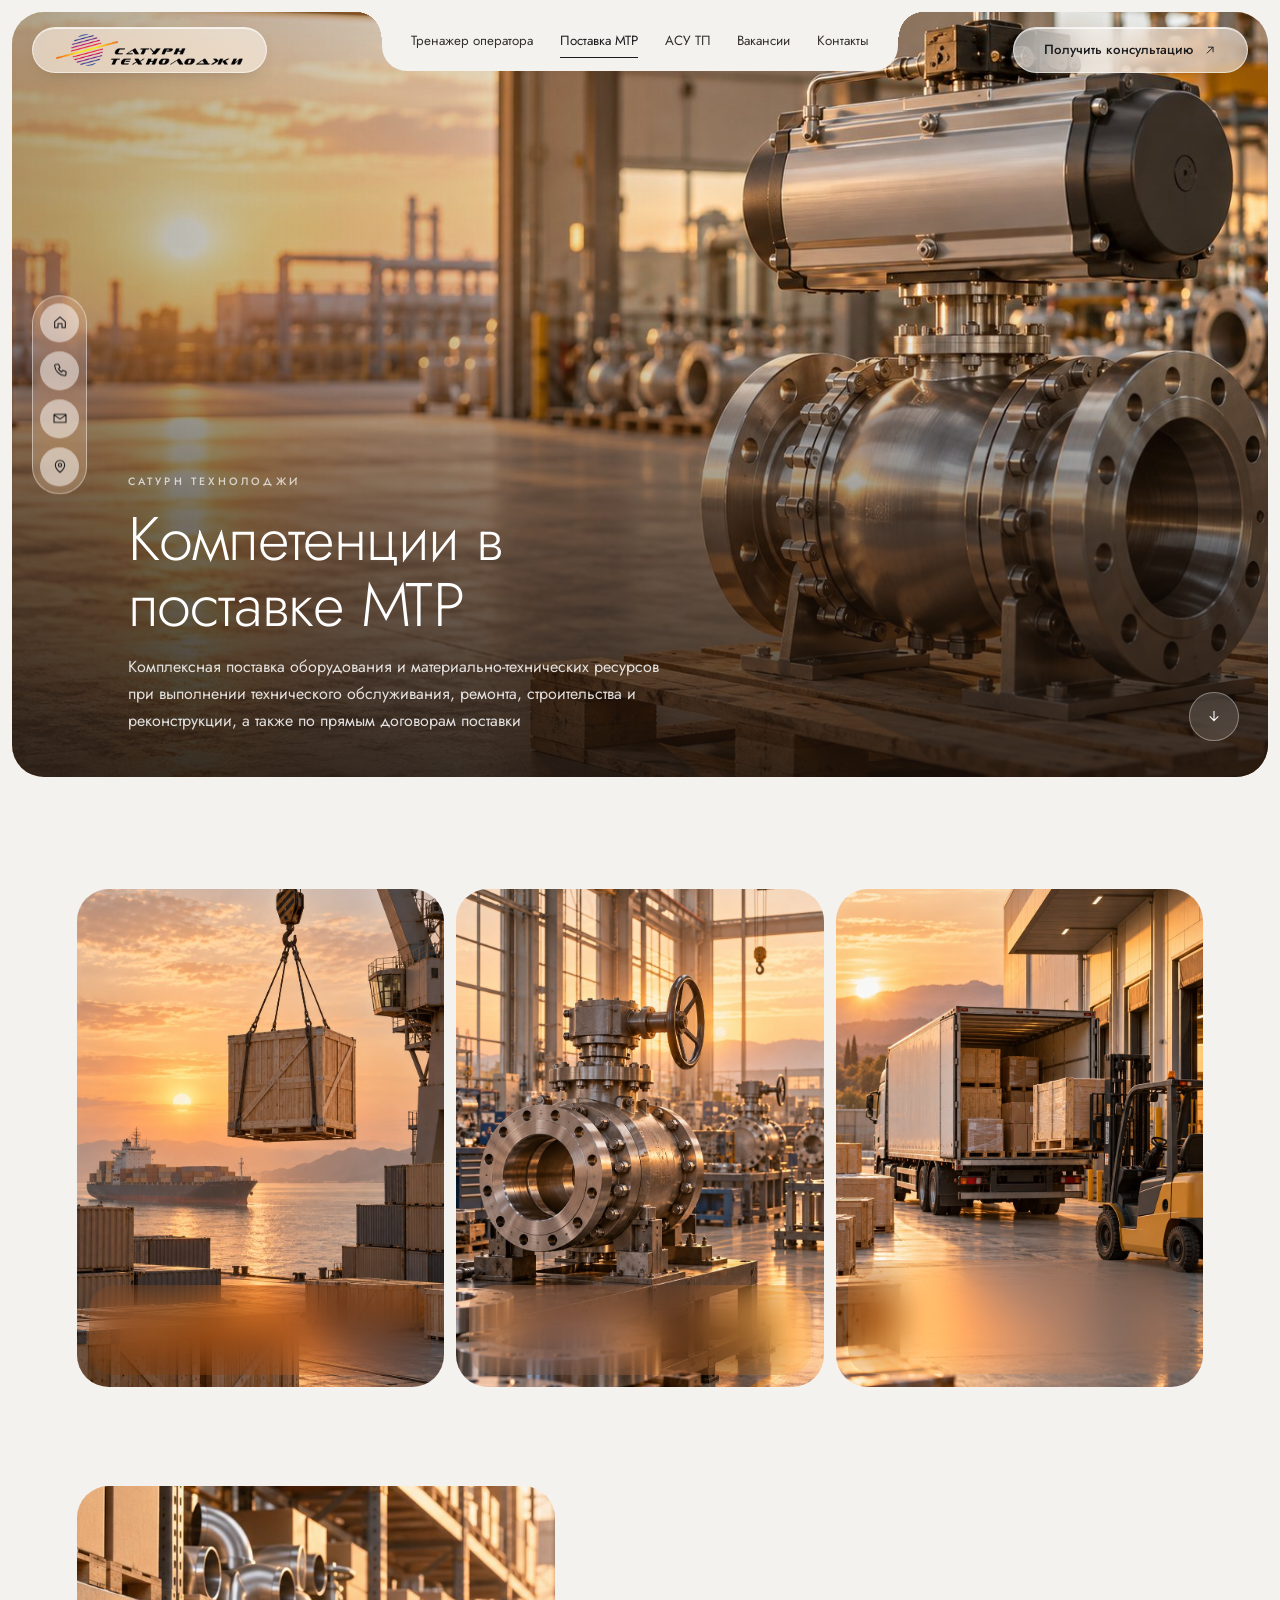
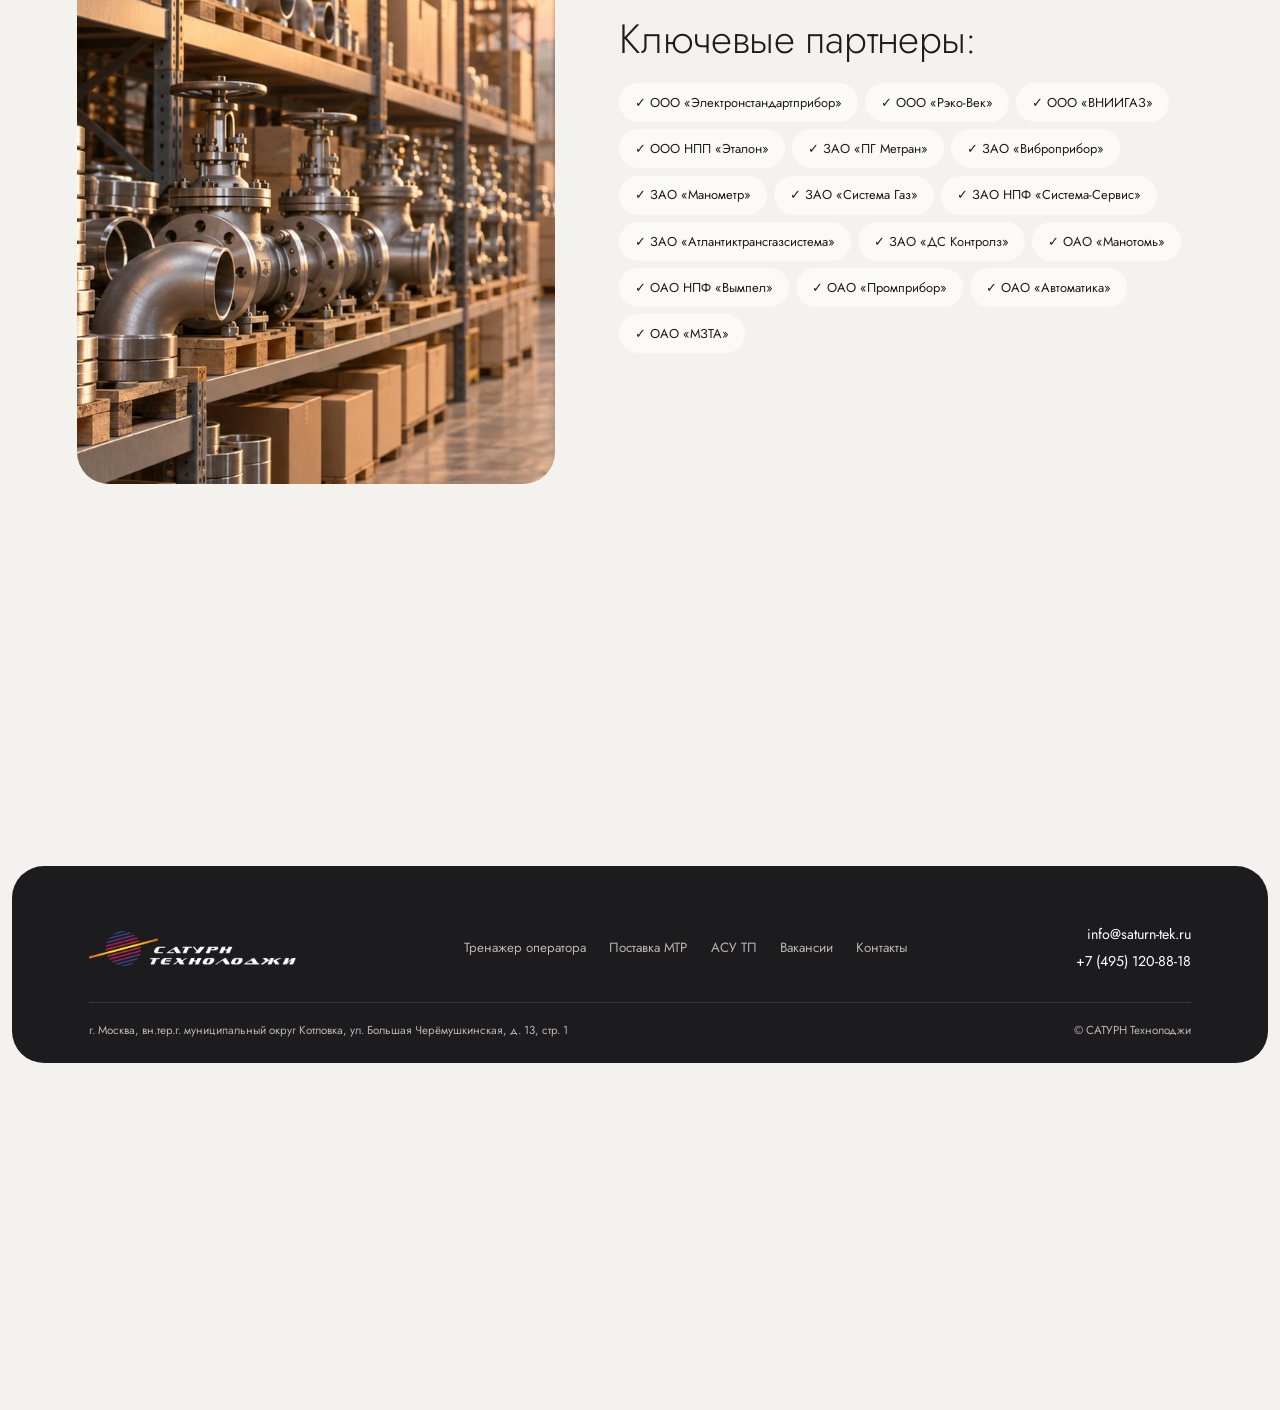
<file: supply.html>
<!doctype html>
<html lang="ru">
<head>
<meta charset="UTF-8">
<meta name="viewport" content="width=device-width,initial-scale=1">
<meta name="theme-color" content="#f3f2ef">
<title>МТР — Сатурн Технолоджи</title>
<link rel="icon" type="image/png" href="assets/favicon.png">
<link rel="preconnect" href="https://fonts.googleapis.com">
<link rel="preconnect" href="https://fonts.gstatic.com" crossorigin>
<link href="https://fonts.googleapis.com/css2?family=Jost:wght@300;400;500;600&display=swap" rel="stylesheet">
<link rel="stylesheet" href="style.css">
<script>
/* Одинаковый вид на всех компьютерных экранах: от 1280px страница масштабируется от эталонной ширины 1440px */
(function () {
  var r = document.documentElement;
  r.classList.add('js');
  function fit() {
    var w = window.innerWidth, h = window.innerHeight, z = w >= 1280 ? w / 1440 : 1;
    if (z === 1) { r.style.zoom = ''; r.style.removeProperty('--vw'); r.style.removeProperty('--vh'); return; }
    r.style.zoom = z;
    r.style.setProperty('--vw', (w / z / 100) + 'px');
    r.style.setProperty('--vh', (h / z / 100) + 'px');
  }
  fit();
  window.addEventListener('resize', fit);
})();
</script>
<script src="main.js" defer></script>
</head>
<body class="">
<a class="skip" href="#main">К содержанию</a>
<header class="header">
  <a class="pill brand" href="index.html" aria-label="Сатурн Технолоджи — главная"><img class="logo" src="assets/logo.png" alt="Сатурн Технолоджи" width="1095" height="188"></a>
  <nav id="navigation" class="notch" aria-label="Основная навигация"><a href="develop.html">Тренажер оператора</a><a href="supply.html" aria-current="page">Поставка МТР</a><a href="asutp.html">АСУ ТП</a><a href="vacancy.html">Вакансии</a><a href="contacts.html">Контакты</a></nav>
  <a class="pill head-cta" href="contacts.html">Получить консультацию <svg viewBox="0 0 24 24" aria-hidden="true"><path d="M7 17L17 7 M9 7h8v8"/></svg></a>
  <button class="pill menu" aria-expanded="false" aria-controls="navigation"><span class="menu-label">Меню</span><span class="burger" aria-hidden="true"><i></i><i></i></span></button>
  <span class="progress" aria-hidden="true"></span>
</header>
<main id="main">
<section class="frame open-frame">
  <div class="frame-bg" data-parallax style="background-image:url('assets/supply-hero.jpg')"></div>
  <nav class="rail" aria-label="Быстрые действия"><a href="index.html" aria-label="Главная" title="Главная"><svg viewBox="0 0 24 24" aria-hidden="true"><path d="M4 11l8-7 8 7v9h-5v-6H9v6H4z"/></svg></a><a href="tel:+74951208818" aria-label="+7 (495) 120-88-18" title="+7 (495) 120-88-18"><svg viewBox="0 0 24 24" aria-hidden="true"><path d="M6 3h4l2 5-2.5 1.5a11 11 0 0 0 5 5L16 12l5 2v4a2 2 0 0 1-2 2A16 16 0 0 1 4 5a2 2 0 0 1 2-2"/></svg></a><a href="mailto:info@saturn-tek.ru" aria-label="info@saturn-tek.ru" title="info@saturn-tek.ru"><svg viewBox="0 0 24 24" aria-hidden="true"><path d="M3 6h18v12H3z M3 7l9 6 9-6"/></svg></a><a href="https://yandex.ru/maps/?text=Москва%20Большая%20Черёмушкинская%2013%20строение%201" aria-label="Открыть на Яндекс Картах" title="Открыть на Яндекс Картах" target="_blank" rel="noopener"><svg viewBox="0 0 24 24" aria-hidden="true"><path d="M12 21s-7-6.2-7-11a7 7 0 0 1 14 0c0 4.8-7 11-7 11z M12 12.5a2.5 2.5 0 1 0 0-5 2.5 2.5 0 0 0 0 5"/></svg></a></nav>
  <div class="open-copy">
    <p class="kicker" data-load>САТУРН Технолоджи</p>
    <h1 class="display"><span class="line"><span>Компетенции в поставке МТР</span></span></h1>
    <p class="lead" data-load>Комплексная поставка оборудования и материально-технических ресурсов при выполнении технического обслуживания, ремонта, строительства и реконструкции, а также по прямым договорам поставки</p>
  </div>
  <a class="scroll-down" href="#channels" aria-label="Перейти к содержанию" data-load><svg viewBox="0 0 24 24" aria-hidden="true"><path d="M12 5v14 M6 13l6 6 6-6"/></svg></a>
</section>
<section class="block channels" id="channels">
  <article class="channel reveal" style="--img:url('assets/supply-import.jpg')"><div class="glass dir-panel"><h2>Прямые контракты с иностраными заводами</h2></div></article>
  <article class="channel reveal" style="--img:url('assets/supply-domestic.jpg')"><div class="glass dir-panel"><h2>Поставка МТР отечественных производителей</h2></div></article>
  <article class="channel reveal" style="--img:url('assets/supply-official.jpg')"><div class="glass dir-panel"><h2>Поставка МТР иностранного производства через оф. представителей в РФ</h2></div></article>
</section>

<section class="block split">
  <div class="split-media reveal"><div class="split-img" data-parallax style="background-image:url('assets/supply-partners.jpg')"></div></div>
  <div class="split-text reveal">
    <h2 class="display-2">Ключевые партнеры:</h2>
    <ul class="partner-list"><li>✓ ООО «Электронстандартприбор»</li><li>✓ ООО «Рэко-Век»</li><li>✓ ООО «ВНИИГАЗ»</li><li>✓ ООО НПП «Эталон»</li><li>✓ ЗАО «ПГ Метран»</li><li>✓ ЗАО «Виброприбор»</li><li>✓ ЗАО «Манометр»</li><li>✓ ЗАО «Система Газ»</li><li>✓ ЗАО НПФ «Система-Сервис»</li><li>✓ ЗАО «Атлантиктрансгазсистема»</li><li>✓ ЗАО «ДС Контролз»</li><li>✓ ОАО «Манотомь»</li><li>✓ ОАО НПФ «Вымпел»</li><li>✓ ОАО «Промприбор»</li><li>✓ ОАО «Автоматика»</li><li>✓ ОАО «МЗТА»</li></ul>
  </div>
</section>

<section class="block reveal">
  <div class="also-card">
    <h2 class="display-3">А также:</h2>
    <p class="also-text">Compressor Control Corp., General Electric, Klinkmann, Invensys Process Systems, Schneider Electric Systems (Ранее - Invensys Process Systems), WIKA, Cisco, D-Link, Phoenix Contact, Endress+Hauser, ABB, SIEMENS, GE IP, Rockwell Automation, Phase Dynamics, iFix компании Intellution, PI System компании OSIsoft, Yokogawa, НПП «ЭлеМер», НПФ «ОВЕН-К», Emerson, MTL, JUMO, Dresser, Zyxel, APC by Schneider Electric, APC, Ritall и др</p>
  </div>
</section>
</main>
<footer class="footer">
  <div class="footer-main">
    <a class="brand" href="index.html" aria-label="Сатурн Технолоджи — главная"><img class="logo" src="assets/logo-light.png" alt="Сатурн Технолоджи" width="1095" height="188"></a>
    <nav aria-label="Разделы"><a href="develop.html">Тренажер оператора</a><a href="supply.html">Поставка МТР</a><a href="asutp.html">АСУ ТП</a><a href="vacancy.html">Вакансии</a><a href="contacts.html">Контакты</a></nav>
    <div class="footer-contacts"><a href="mailto:info@saturn-tek.ru">info@saturn-tek.ru</a><a href="tel:+74951208818">+7 (495) 120-88-18</a></div>
  </div>
  <div class="footer-bottom"><span>г. Москва, вн.тер.г. муниципальный округ Котловка, ул. Большая Черёмушкинская, д. 13, стр. 1</span><span>© САТУРН Технолоджи</span></div>
</footer>
</body>
</html>
</file>
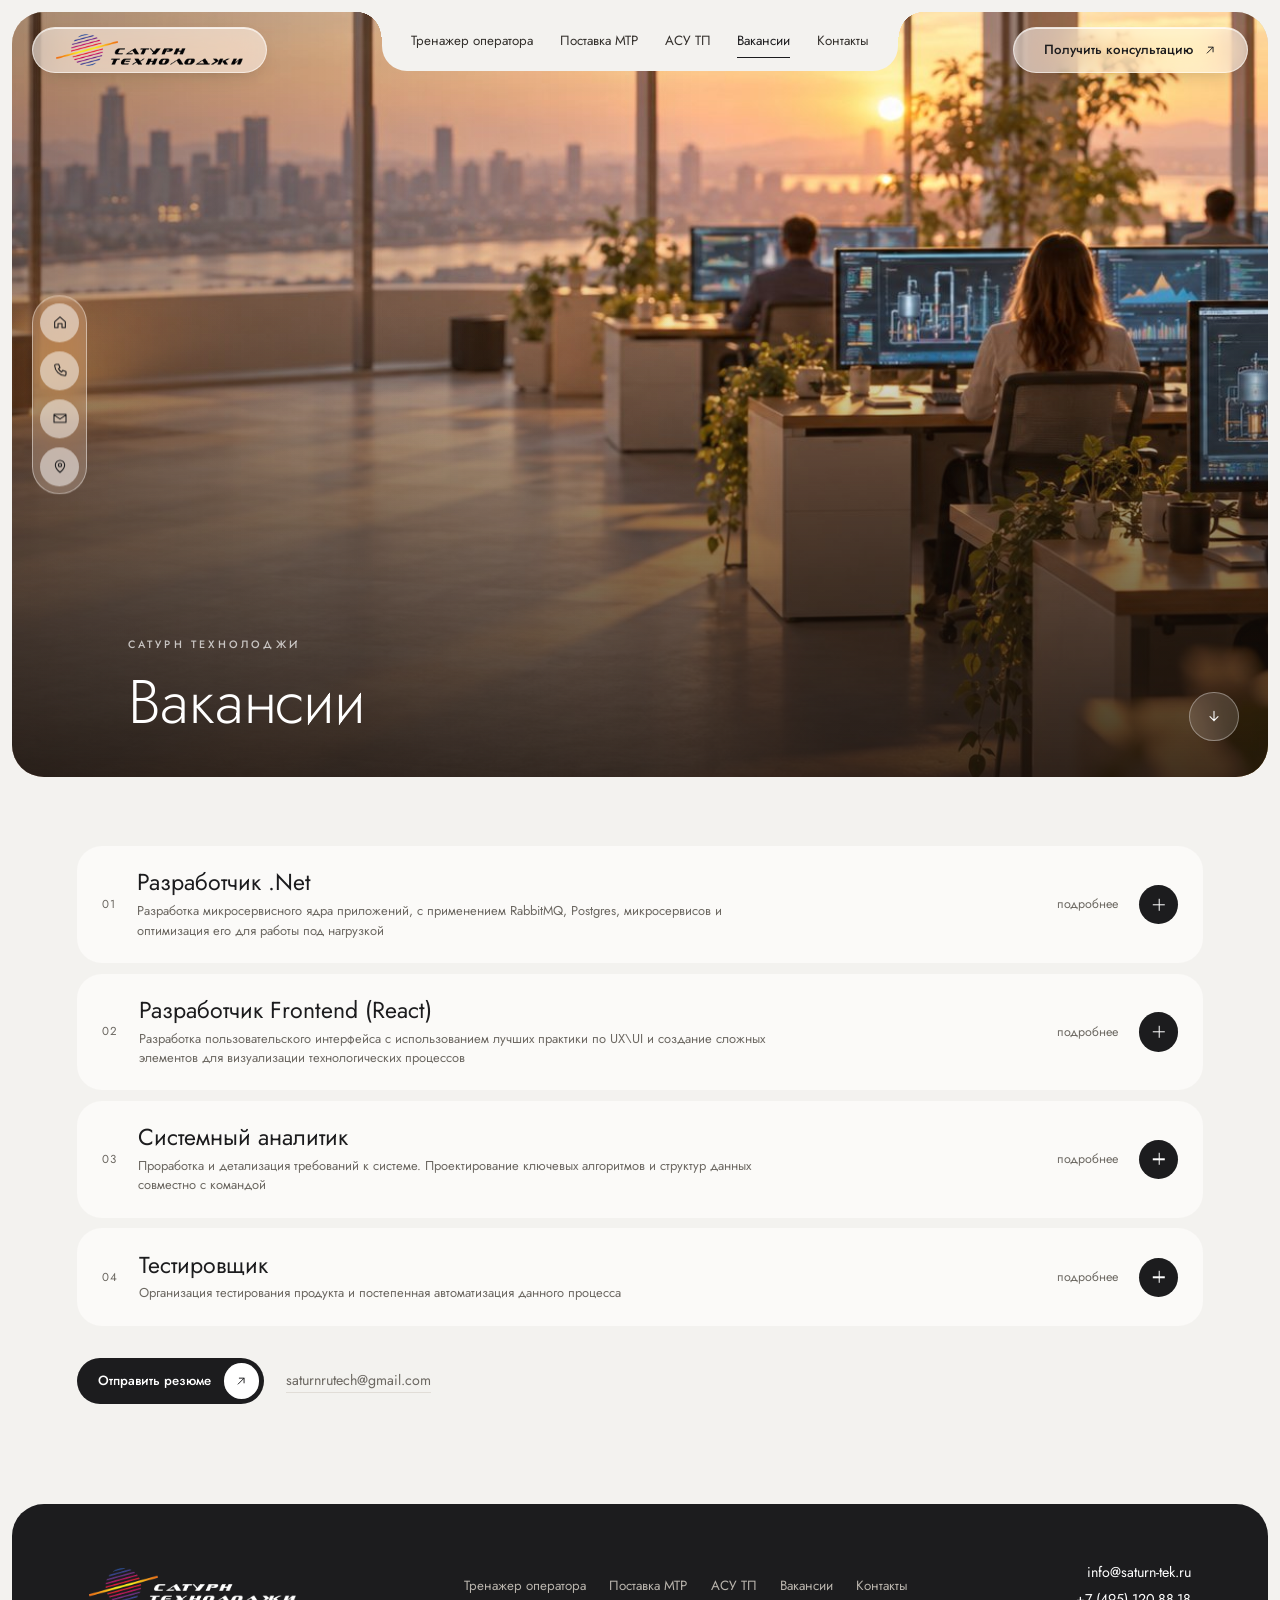
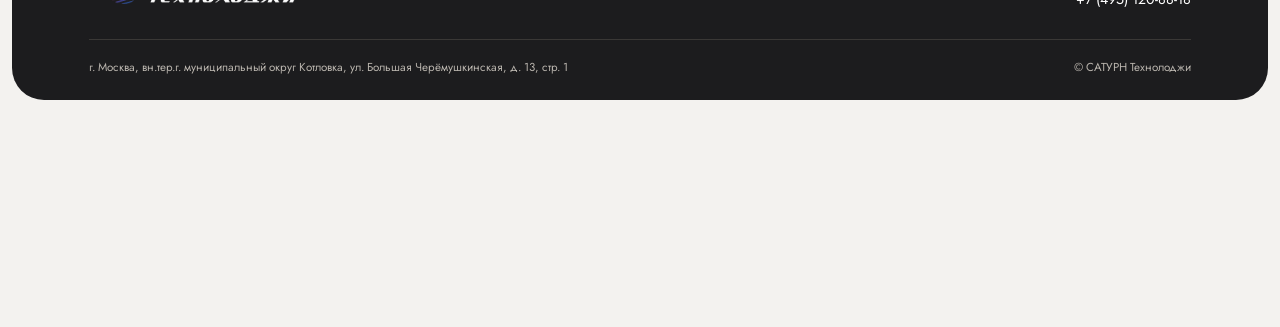
<file: vacancy.html>
<!doctype html>
<html lang="ru">
<head>
<meta charset="UTF-8">
<meta name="viewport" content="width=device-width,initial-scale=1">
<meta name="theme-color" content="#f3f2ef">
<title>Вакансии — Сатурн Технолоджи</title>
<link rel="icon" type="image/png" href="assets/favicon.png">
<link rel="preconnect" href="https://fonts.googleapis.com">
<link rel="preconnect" href="https://fonts.gstatic.com" crossorigin>
<link href="https://fonts.googleapis.com/css2?family=Jost:wght@300;400;500;600&display=swap" rel="stylesheet">
<link rel="stylesheet" href="style.css">
<script>
/* Одинаковый вид на всех компьютерных экранах: от 1280px страница масштабируется от эталонной ширины 1440px */
(function () {
  var r = document.documentElement;
  r.classList.add('js');
  function fit() {
    var w = window.innerWidth, h = window.innerHeight, z = w >= 1280 ? w / 1440 : 1;
    if (z === 1) { r.style.zoom = ''; r.style.removeProperty('--vw'); r.style.removeProperty('--vh'); return; }
    r.style.zoom = z;
    r.style.setProperty('--vw', (w / z / 100) + 'px');
    r.style.setProperty('--vh', (h / z / 100) + 'px');
  }
  fit();
  window.addEventListener('resize', fit);
})();
</script>
<script src="main.js" defer></script>
</head>
<body class="">
<a class="skip" href="#main">К содержанию</a>
<header class="header">
  <a class="pill brand" href="index.html" aria-label="Сатурн Технолоджи — главная"><img class="logo" src="assets/logo.png" alt="Сатурн Технолоджи" width="1095" height="188"></a>
  <nav id="navigation" class="notch" aria-label="Основная навигация"><a href="develop.html">Тренажер оператора</a><a href="supply.html">Поставка МТР</a><a href="asutp.html">АСУ ТП</a><a href="vacancy.html" aria-current="page">Вакансии</a><a href="contacts.html">Контакты</a></nav>
  <a class="pill head-cta" href="contacts.html">Получить консультацию <svg viewBox="0 0 24 24" aria-hidden="true"><path d="M7 17L17 7 M9 7h8v8"/></svg></a>
  <button class="pill menu" aria-expanded="false" aria-controls="navigation"><span class="menu-label">Меню</span><span class="burger" aria-hidden="true"><i></i><i></i></span></button>
  <span class="progress" aria-hidden="true"></span>
</header>
<main id="main">
<section class="frame open-frame">
  <div class="frame-bg" data-parallax style="background-image:url('assets/vacancy-hero.jpg')"></div>
  <nav class="rail" aria-label="Быстрые действия"><a href="index.html" aria-label="Главная" title="Главная"><svg viewBox="0 0 24 24" aria-hidden="true"><path d="M4 11l8-7 8 7v9h-5v-6H9v6H4z"/></svg></a><a href="tel:+74951208818" aria-label="+7 (495) 120-88-18" title="+7 (495) 120-88-18"><svg viewBox="0 0 24 24" aria-hidden="true"><path d="M6 3h4l2 5-2.5 1.5a11 11 0 0 0 5 5L16 12l5 2v4a2 2 0 0 1-2 2A16 16 0 0 1 4 5a2 2 0 0 1 2-2"/></svg></a><a href="mailto:info@saturn-tek.ru" aria-label="info@saturn-tek.ru" title="info@saturn-tek.ru"><svg viewBox="0 0 24 24" aria-hidden="true"><path d="M3 6h18v12H3z M3 7l9 6 9-6"/></svg></a><a href="https://yandex.ru/maps/?text=Москва%20Большая%20Черёмушкинская%2013%20строение%201" aria-label="Открыть на Яндекс Картах" title="Открыть на Яндекс Картах" target="_blank" rel="noopener"><svg viewBox="0 0 24 24" aria-hidden="true"><path d="M12 21s-7-6.2-7-11a7 7 0 0 1 14 0c0 4.8-7 11-7 11z M12 12.5a2.5 2.5 0 1 0 0-5 2.5 2.5 0 0 0 0 5"/></svg></a></nav>
  <div class="open-copy">
    <p class="kicker" data-load>САТУРН Технолоджи</p>
    <h1 class="display"><span class="line"><span>Вакансии</span></span></h1>
    
  </div>
  <a class="scroll-down" href="#jobs" aria-label="Перейти к содержанию" data-load><svg viewBox="0 0 24 24" aria-hidden="true"><path d="M12 5v14 M6 13l6 6 6-6"/></svg></a>
</section>
<section class="jobs reveal" id="jobs">
  <details class="job">
    <summary><span class="job-number">01</span><div class="job-head"><h2>Разработчик .Net</h2><p class="job-summary">Разработка микросервисного ядра приложений, с применением RabbitMQ, Postgres, микросервисов и оптимизация его для работы под нагрузкой</p></div><span class="job-more">подробнее</span><span class="plus" aria-hidden="true"></span></summary>
    <div class="job-content">
      <p>Мы открываем новое направление в деятельности компании – создание программного обеспечения для автоматизации производства и повышения качества управления технологическими процессами для крупных предприятий в нефтегазовой отрасли.</p><p>В настоящее время мы выпустили первую версию продукта и расширяем команду, для того чтобы сделать процесс разработки более технологичным и эффективным.</p><p>Если вам интересно быть частью команды, разрабатывающей продукты для нефтегаза и быть у истоков создание целой серии программных продуктов, то мы ждем вашего отклика.</p><p>Первым шагом будет участие в портировании разработанного продукта на платформу Linux (без необходимости максимального сохранения унаследованного кода, а целью максимально эффективного дальнейшего развития продукта).</p>
      <h3>Требования к кандидату</h3><ul><li>Не менее 3х лет в роли разработчика\ведущего разработчика ПО;</li><li>Знание C# и ASP .NET Core;</li><li>Желателен опыт разработки React;</li><li>Опыт использования контейнеров;</li><li>Знание SQL и одной из реляционных (желательно Postgres);</li><li>Знание классических алгоритмов и структур данных;</li><li>Знание Dependency Injection и ORM;</li><li>Опыт работы в команде разработки, с хорошо настроенными процессами.</li></ul>
      <h3>Мы предлагаем</h3><ul><li>Гибридный график работы (1 день в офисе все командой);</li><li>Возможность роста и быть одним из лидеров команды, создающей новые продукты для промышленности;</li><li>Поддержка и помощь в поиске точек роста и карьерном развитии;</li><li>Полис ДМС после испытательного срока;</li><li>Достойную зарплату, обсуждается на собеседовании.</li><li>Возможность работать как из Москвы так и из Санкт-Петербурга</li></ul>
    </div>
  </details><details class="job">
    <summary><span class="job-number">02</span><div class="job-head"><h2>Разработчик Frontend (React)</h2><p class="job-summary">Разработка пользовательского интерфейса с использованием лучших практики по UX\UI и создание сложных элементов для визуализации технологических процессов</p></div><span class="job-more">подробнее</span><span class="plus" aria-hidden="true"></span></summary>
    <div class="job-content">
      <p>Мы открываем новое направление в деятельности компании – создание программного обеспечения для автоматизации производства и повышения качества управления технологическими процессами для крупных предприятий в нефтегазовой отрасли.</p><p>В настоящее время мы выпустили первую версию продукта и расширяем команду, для того чтобы сделать процесс разработки более технологичным и эффективным.</p><p>Если вам интересно быть частью команды, разрабатывающей продукты для нефтегаза и быть у истоков создание целой серии программных продуктов, то мы ждем вашего отклика.</p>
      <h3>Требования к кандидату</h3><ul><li>Не менее 3х лет в роли разработчика\ведущего разработчика ПО;</li><li>Знаниe JS, TS, React;</li><li>Желателен опыт работы с online данными и создания сложных кастомных контролов;</li><li>Понимание принципов Continuous Integration и умение обеспечить качество приложения;</li><li>Знание подхода Backend for Frontend</li><li>Знание классических алгоритмов и структур данных;</li><li>Опыт работы в команде разработки, с хорошо настроенными процессами.</li></ul>
      <h3>Мы предлагаем</h3><ul><li>Гибридный график работы (1 день в офисе все командой);</li><li>Возможность роста и быть одним из лидеров команды, создающей новые продукты для промышленности;</li><li>Поддержка и помощь в поиске точек роста и карьерном развитии;</li><li>Полис ДМС после испытательного срока;</li><li>Достойную зарплату, обсуждается на собеседовании.</li><li>Возможность работать как из Москвы так и из Санкт-Петербурга</li></ul>
    </div>
  </details><details class="job">
    <summary><span class="job-number">03</span><div class="job-head"><h2>Системный аналитик</h2><p class="job-summary">Проработка и детализация требований к системе. Проектирование ключевых алгоритмов и структур данных совместно с командой</p></div><span class="job-more">подробнее</span><span class="plus" aria-hidden="true"></span></summary>
    <div class="job-content">
      <p>Мы открываем новое направление в деятельности компании – создание программного обеспечения для автоматизации производства и повышения качества управления технологическими процессами для крупных предприятий в нефтегазовой отрасли.</p><p>В настоящее время мы выпустили первую версию продукта и расширяем команду, для того чтобы сделать процесс разработки более технологичным и эффективным.</p><p>Если вам интересно быть частью команды, разрабатывающей продукты для нефтегаза и быть у истоков создание целой серии программных продуктов, то мы ждем вашего отклика.</p><p>Первым шагом будет участие в портировании разработанного продукта на платформу Linux (без необходимости максимального сохранения унаследованного кода, а целью максимально эффективного дальнейшего развития продукта).</p>
      <h3>Требования к кандидату</h3><ul><li>Опыт работы системным аналитиком от 3 лет</li><li>Навыки анализа процессов и написания технических требований</li><li>Навык верхнеуровнего проектирования систем и описания интеграционного взаимодействия</li><li>Опыт работы с SOAP/REST, брокерами сообщений</li><li>Владение нотациями описания процессов и алгоритмов</li><li>Знание SQL, опыт проектирования БД будет плюсом.</li></ul>
      <h3>Мы предлагаем</h3><ul><li>Участие в проработке требований к системе и ее проектировании</li><li>Гибридный график работы (1 день в офисе все командой);</li><li>Возможность роста и быть одним из лидеров команды, создающей новые продукты для промышленности;</li><li>Поддержка и помощь в поиске точек роста и карьерном развитии;</li><li>Полис ДМС после испытательного срока;</li><li>Достойную зарплату, обсуждается на собеседовании.</li><li>Возможность работать как из Москвы так и из Санкт-Петербурга</li></ul>
    </div>
  </details><details class="job">
    <summary><span class="job-number">04</span><div class="job-head"><h2>Тестировщик</h2><p class="job-summary">Организация тестирования продукта и постепенная автоматизация данного процесса</p></div><span class="job-more">подробнее</span><span class="plus" aria-hidden="true"></span></summary>
    <div class="job-content">
      <p>Мы открываем новое направление в деятельности компании – создание программного обеспечения для автоматизации производства и повышения качества управления технологическими процессами для крупных предприятий в нефтегазовой отрасли.</p><p>В настоящее время мы выпустили первую версию продукта и расширяем команду, для того чтобы сделать процесс разработки более технологичным и эффективным.</p><p>Если вам интересно быть частью команды, разрабатывающей продукты для нефтегаза и быть у истоков создание целой серии программных продуктов, то мы ждем вашего отклика.</p><p>Первым шагом будет участие в портировании разработанного продукта на платформу Linux (без необходимости максимального сохранения унаследованного кода, а целью максимально эффективного дальнейшего развития продукта).</p>
      <h3>Требования к кандидату</h3><ul><li>Опыт ручного тестирования Web приложений</li><li>Опыт работы с реляционными БД</li><li>Понимание принципов работы HTTP\HTTPS протоколов и умение тестировать API</li><li>Навыки тест-дизайна</li><li>Навыки анализа с логов для поиска ошибок</li><li>Желание развиваться в области автоматизации тестирования.</li></ul>
      <h3>Мы предлагаем</h3><ul><li>Гибридный график работы (1 день в офисе все командой);</li><li>Возможность роста и быть одним из лидеров команды, создающей новые продукты для промышленности;</li><li>Поддержка и помощь в поиске точек роста и карьерном развитии;</li><li>Полис ДМС после испытательного срока;</li><li>Достойную зарплату, обсуждается на собеседовании.</li><li>Возможность работать как из Москвы так и из Санкт-Петербурга</li></ul>
    </div>
  </details>
</section>
<section class="resume reveal">
  <a class="button primary magnetic" href="mailto:saturnrutech@gmail.com">Отправить резюме <span class="circle-arrow" aria-hidden="true"><svg viewBox="0 0 24 24" aria-hidden="true"><path d="M7 17L17 7 M9 7h8v8"/></svg></span></a>
  <a class="resume-mail" href="mailto:saturnrutech@gmail.com">saturnrutech@gmail.com</a>
</section>
</main>
<footer class="footer">
  <div class="footer-main">
    <a class="brand" href="index.html" aria-label="Сатурн Технолоджи — главная"><img class="logo" src="assets/logo-light.png" alt="Сатурн Технолоджи" width="1095" height="188"></a>
    <nav aria-label="Разделы"><a href="develop.html">Тренажер оператора</a><a href="supply.html">Поставка МТР</a><a href="asutp.html">АСУ ТП</a><a href="vacancy.html">Вакансии</a><a href="contacts.html">Контакты</a></nav>
    <div class="footer-contacts"><a href="mailto:info@saturn-tek.ru">info@saturn-tek.ru</a><a href="tel:+74951208818">+7 (495) 120-88-18</a></div>
  </div>
  <div class="footer-bottom"><span>г. Москва, вн.тер.г. муниципальный округ Котловка, ул. Большая Черёмушкинская, д. 13, стр. 1</span><span>© САТУРН Технолоджи</span></div>
</footer>
</body>
</html>
</file>
<file: style.css>
/* Сатурн Технолоджи — тёплая «рамочная» тема по референсу.
   Фото на закате в скруглённой рамке, плавающие «таблетки», матовое стекло,
   тонкий геометрический шрифт, графитовые круглые кнопки со стрелкой. */

:root {
  --page: #f3f2ef;
  --card: #fbfaf8;
  --ink: #1c1c1e;
  --text: #34312d;
  --muted: #6c6862;
  --line: #e1ddd7;
  --glass: linear-gradient(135deg, rgba(255, 255, 255, .38), rgba(255, 255, 255, .14));
  --glass-strong: rgba(255, 255, 255, .55);

  --font: 'Jost', 'Segoe UI', Arial, sans-serif;
  --gap: 14px;
  --gutter: clamp(16px, calc(6 * var(--vw)), 112px);
  --frame-r: 36px;
  --card-r: 28px;
  --ease: cubic-bezier(.2, .7, .2, 1);
  --shadow: 0 18px 40px -24px rgba(40, 30, 20, .35);
  /* единицы окна; на экранах от 1280px скрипт пересчитывает их под масштаб страницы */
  --vw: 1vw;
  --vh: 1svh;
}

*, *::before, *::after { box-sizing: border-box; }
html { scroll-behavior: smooth; scroll-padding-top: 110px; }
body { margin: 0; background: var(--page); color: var(--ink); font: 400 16px/1.65 var(--font); -webkit-font-smoothing: antialiased; overflow-x: hidden; }
a { color: inherit; text-decoration: none; }
button { font: inherit; color: inherit; cursor: pointer; }
img { max-width: 100%; display: block; }
h1, h2, h3 { margin: 0; font-weight: 400; line-height: 1.15; text-wrap: balance; }
p { margin: 0; }
::selection { background: var(--ink); color: #fff; }

.skip { position: absolute; left: 12px; top: -80px; padding: 12px 16px; background: var(--ink); color: #fff; z-index: 100; border-radius: 999px; }
.skip:focus { top: 12px; }
:focus-visible { outline: 2px solid var(--ink); outline-offset: 3px; border-radius: 999px; }
.footer :focus-visible { outline-color: #fff; }

svg { width: 18px; height: 18px; fill: none; stroke: currentColor; stroke-width: 1.6; stroke-linecap: round; stroke-linejoin: round; flex-shrink: 0; }

/* ---------- Типографика ---------- */
.kicker { font-size: 12px; font-weight: 500; letter-spacing: .3em; text-transform: uppercase; color: var(--muted); margin-bottom: 18px; }
.display { font-weight: 300; font-size: clamp(32px, calc(3.6 * var(--vw)), 54px); line-height: 1.06; letter-spacing: -.02em; }
.display.mega { font-size: clamp(40px, min(calc(5.6 * var(--vw)), calc(9.5 * var(--vh))), 88px); line-height: 1.02; }
.display-2 { font-weight: 300; font-size: clamp(28px, calc(3.2 * var(--vw)), 46px); line-height: 1.1; letter-spacing: -.015em; }
.display-3 { font-weight: 400; font-size: clamp(22px, calc(2 * var(--vw)), 28px); line-height: 1.2; }
.line { display: block; overflow: hidden; padding-bottom: .1em; margin-bottom: -.1em; }
.line > span { display: inline-block; }
.lead { font-size: 16px; line-height: 1.7; color: var(--text); max-width: 34em; margin-top: 22px; }
.lead.small { font-size: 15px; max-width: 46em; }

/* ---------- Плавающая шапка ---------- */
.header {
  position: fixed; z-index: 50; top: var(--gap); left: var(--gap); right: var(--gap); height: 84px;
  display: flex; align-items: center; justify-content: space-between; padding: 0 22px; pointer-events: none;
}
.header > * { pointer-events: auto; }
.pill {
  display: inline-flex; align-items: center; justify-content: center; gap: 12px; height: 52px; padding: 0 22px; border-radius: 999px;
  background: var(--glass-strong); backdrop-filter: blur(20px) saturate(1.6); -webkit-backdrop-filter: blur(20px) saturate(1.6);
  border: 1px solid rgba(255, 255, 255, .55); box-shadow: inset 0 1px 0 rgba(255, 255, 255, .7), 0 8px 24px -14px rgba(40, 30, 20, .4); font-size: 15px; font-weight: 500; color: var(--ink);
  transition: background .25s, transform .25s var(--ease);
}
.pill:hover { background: rgba(255, 255, 255, .8); }
.brand { display: inline-flex; align-items: center; gap: 12px; }
.brand .logo { height: 36px; width: auto; transition: transform .5s var(--ease); }
.brand:hover .logo { transform: scale(1.04); }
.header > .brand, .head-cta { width: 264px; }
.head-cta svg { width: 16px; height: 16px; }

/* Центральная вкладка с вырезом, «врезанная» в верхний край рамки */
.notch {
  position: absolute; left: calc(50% - 290px); top: -1px; width: 580px; justify-content: center;
  height: 67px; padding: 0 34px; display: flex; align-items: center; gap: 30px;
  background: var(--page); border-radius: 0 0 28px 28px;
  transition: top .35s var(--ease), height .35s var(--ease), border-radius .35s, background .35s, box-shadow .35s;
}
.notch::before, .notch::after { content: ''; position: absolute; top: 0; width: 30px; height: 29px; transition: opacity .3s; }
.notch::before { left: -29px; background: radial-gradient(circle at 0 100%, transparent 28px, var(--page) 28.5px); }
.notch::after { right: -29px; background: radial-gradient(circle at 100% 100%, transparent 28px, var(--page) 28.5px); }
.notch a { position: relative; font-size: 15px; color: var(--text); white-space: nowrap; padding: 6px 0; transition: color .2s; }
.notch a::after { content: ''; position: absolute; left: 0; right: 0; bottom: 0; height: 1px; background: currentColor; transform: scaleX(0); transform-origin: left; transition: transform .35s var(--ease); }
.notch a:hover, .notch a[aria-current] { color: var(--ink); }
.notch a:hover::after, .notch a[aria-current]::after { transform: scaleX(1); }
.header.scrolled .notch { top: 16px; height: 52px; border-radius: 999px; background: var(--glass-strong); border: 1px solid rgba(255, 255, 255, .55); box-shadow: inset 0 1px 0 rgba(255, 255, 255, .7), 0 8px 24px -14px rgba(40, 30, 20, .4); backdrop-filter: blur(20px) saturate(1.6); -webkit-backdrop-filter: blur(20px) saturate(1.6); }
.header.scrolled .notch::before, .header.scrolled .notch::after { opacity: 0; }
.progress { position: fixed; left: 0; top: 0; height: 2px; width: 100%; background: var(--ink); transform-origin: 0 50%; transform: scaleX(var(--p, 0)); }
.menu { display: none; }

/* ---------- Кнопки ---------- */
.circle-arrow { width: 40px; height: 40px; border-radius: 50%; display: inline-grid; place-items: center; background: var(--ink); color: #fff; flex-shrink: 0; transition: transform .35s var(--ease); }
.circle-arrow svg { width: 16px; height: 16px; }
.more { display: inline-flex; align-items: center; gap: 14px; font-size: 15px; font-weight: 500; color: var(--ink); }
.button { display: inline-flex; align-items: center; gap: 14px; min-height: 52px; padding: 6px 6px 6px 24px; border-radius: 999px; border: 0; font-size: 15px; font-weight: 500; transition: transform .3s var(--ease), background .3s; }
.primary { background: var(--ink); color: #fff; }
.primary .circle-arrow { background: #fff; color: var(--ink); }
.primary:hover .circle-arrow { transform: rotate(45deg); }
.magnetic { transition: transform .4s var(--ease), background .3s; }
.text-link { display: inline-flex; align-items: center; gap: 8px; font-weight: 500; border-bottom: 1px solid currentColor; padding-bottom: 2px; }
.text-link::after { content: '↗'; }
.breadcrumb { display: inline-flex; gap: 8px; font-size: 14px; color: var(--muted); margin-bottom: 18px; transition: color .2s; }
.breadcrumb::before { content: '←'; transition: transform .3s var(--ease); }
.breadcrumb:hover { color: var(--ink); }
.breadcrumb:hover::before { transform: translateX(-4px); }

/* ---------- Рамка с фото ---------- */
.frame { position: relative; isolation: isolate; overflow: hidden; margin: var(--gap); border-radius: var(--frame-r); min-height: calc(calc(100 * var(--vh)) - var(--gap) * 2); background: #d9cfc6; display: flex; flex-direction: column; }
.frame-bg { position: absolute; z-index: -2; inset: -6% 0; background-size: cover; background-position: center; transform: translate3d(0, var(--py, 0), 0); }
.frame::after { content: ''; position: absolute; z-index: -1; inset: 0; pointer-events: none; }
.home-frame::after { background: linear-gradient(90deg, rgba(250, 238, 230, .55) 0%, rgba(250, 238, 230, .15) 45%, transparent 65%), linear-gradient(0deg, rgba(40, 25, 15, .25) 0%, transparent 35%); }
.inner-frame { min-height: min(calc(78 * var(--vh)), 760px); justify-content: flex-end; padding: 112px 28px 28px clamp(100px, calc(9 * var(--vw)), 130px); }
.inner-frame::after { background: linear-gradient(0deg, rgba(40, 25, 15, .35) 0%, transparent 45%); }

.rail {
  position: absolute; z-index: 2; left: 22px; top: 50%; transform: translateY(-50%);
  display: flex; flex-direction: column; gap: 10px; padding: 8px; border-radius: 999px;
  background: rgba(255, 255, 255, .2); backdrop-filter: blur(20px) saturate(1.6); -webkit-backdrop-filter: blur(20px) saturate(1.6); border: 1px solid rgba(255, 255, 255, .45);
}
.rail a { width: 44px; height: 44px; border-radius: 50%; display: grid; place-items: center; background: rgba(255, 255, 255, .5); color: var(--ink); transition: background .2s, color .2s, transform .25s var(--ease); }
.rail a:hover { background: var(--ink); color: #fff; transform: scale(1.06); }

.glass { background: var(--glass); backdrop-filter: blur(24px) saturate(1.7); -webkit-backdrop-filter: blur(24px) saturate(1.7); border: 1px solid rgba(255, 255, 255, .5); box-shadow: inset 0 1px 0 rgba(255, 255, 255, .65), inset 0 -1px 0 rgba(255, 255, 255, .15), 0 20px 44px -26px rgba(40, 25, 15, .45); }

/* Главная */
.hero-copy { position: relative; z-index: 1; margin: auto 0; padding: 120px 40px 80px clamp(100px, calc(9 * var(--vw)), 130px); max-width: calc(640px + calc(9 * var(--vw))); }

/* Внутренние страницы */
.hero-panel { position: relative; z-index: 1; max-width: 680px; padding: 30px 34px; border-radius: var(--card-r); }
.hero-panel .kicker { margin-bottom: 12px; }
.hero-panel .lead { margin-top: 16px; }
.page-head { padding: 170px var(--gutter) 0; }

/* ---------- Направления: одинаковые карточки, раскрываются при наведении ---------- */
.directions { display: flex; gap: var(--gap); padding: 0 var(--gap); height: clamp(520px, calc(64 * var(--vh)), 640px); }
.dir-card { position: relative; isolation: isolate; overflow: hidden; flex: 1 1 0; min-width: 0; border-radius: var(--frame-r); display: flex; align-items: flex-end; padding: 14px; transition: flex-grow .7s var(--ease); }
.dir-card::before { content: ''; position: absolute; z-index: -1; inset: 0; background: var(--img) center / cover; transition: transform 1.2s var(--ease); }
.dir-panel { width: 100%; padding: 24px 24px 20px; border-radius: var(--card-r); display: flex; flex-direction: column; }
.dir-panel h2 { font-size: 23px; font-weight: 400; min-height: 2.3em; display: flex; align-items: flex-end; }
.dir-body { display: grid; grid-template-rows: 0fr; opacity: 0; transition: grid-template-rows .6s var(--ease), opacity .4s; }
.dir-body > div { overflow: hidden; min-height: 0; }
.dir-body p, .dir-points { padding-top: 14px; }
.dir-panel p, .dir-points { font-size: 14.5px; line-height: 1.6; }
.dir-points { list-style: none; margin: 0; padding-left: 0; display: grid; gap: 8px; }
.dir-points li { position: relative; padding-left: 18px; }
.dir-points li::before { content: ''; position: absolute; left: 0; top: .65em; width: 6px; height: 6px; border-radius: 50%; }
.dir-panel .more { margin-top: 16px; justify-content: space-between; }
@media (hover: hover) and (min-width: 761px) {
  .directions:hover .dir-card, .directions:focus-within .dir-card { flex-grow: .8; }
  .directions .dir-card:hover, .directions .dir-card:focus-within { flex-grow: 1.9; }
  .dir-card:hover::before, .dir-card:focus-within::before { transform: scale(1.06); }
  .dir-card:hover .dir-body, .dir-card:focus-within .dir-body { grid-template-rows: 1fr; opacity: 1; transition: grid-template-rows .6s .15s var(--ease), opacity .5s .3s; }
}
@media (hover: none), (max-width: 760px) {
  .dir-body { grid-template-rows: 1fr; opacity: 1; }
}

/* ---------- Контентные блоки ---------- */
.block { padding: clamp(64px, calc(8 * var(--vw)), 112px) var(--gutter) 0; }
.block > .display-2 { margin-bottom: clamp(28px, calc(3 * var(--vw)), 44px); max-width: 18em; }
.block-head { display: grid; grid-template-columns: minmax(0, 1.1fr) minmax(0, 1fr); gap: 32px; align-items: end; margin-bottom: clamp(28px, calc(3 * var(--vw)), 44px); }
.block-head p { color: var(--muted); max-width: 34em; }

.features { display: grid; grid-template-columns: repeat(3, minmax(0, 1fr)); gap: var(--gap); }
.feature { background: var(--card); border-radius: var(--card-r); padding: 28px; transition: transform .35s var(--ease), box-shadow .35s; }
.feature::before { content: ''; display: block; width: 36px; height: 36px; border-radius: 50%; border: 1px solid var(--line); background: radial-gradient(circle, var(--ink) 0 3px, transparent 3.5px); margin-bottom: 26px; }
.feature.alarm::before { background: radial-gradient(circle, #c4703b 0 3px, transparent 3.5px); }
.feature:hover { transform: translateY(-4px); box-shadow: var(--shadow); }
.feature h3 { font-size: 19px; font-weight: 500; margin-bottom: 8px; }
.feature p { font-size: 14.5px; color: var(--muted); }
.features.three .feature::before { margin-bottom: 18px; }

.notice { margin: clamp(64px, calc(8 * var(--vw)), 112px) var(--gutter) 0; padding: clamp(24px, calc(3.4 * var(--vw)), 44px); border-radius: var(--frame-r); background: var(--card); display: grid; gap: 32px; }
.notice.order { grid-template-columns: minmax(0, 1.05fr) minmax(0, 1fr); align-items: center; }
.notice h2 { font-size: clamp(22px, calc(2.2 * var(--vw)), 30px); font-weight: 400; line-height: 1.2; margin-bottom: 16px; }
.notice p { color: var(--text); }
.notice p + p { margin-top: 12px; }
.order-scan { width: 100%; height: auto; border-radius: 20px; border: 1px solid var(--line); background: #fff; }

.prose-grid { display: grid; grid-template-columns: repeat(2, minmax(0, 1fr)); gap: clamp(36px, calc(4 * var(--vw)), 64px) clamp(32px, calc(5 * var(--vw)), 80px); }
.prose h2 { font-size: clamp(22px, calc(2 * var(--vw)), 28px); font-weight: 400; margin-bottom: 16px; padding-top: 20px; border-top: 1px solid var(--line); }
.prose p { color: var(--text); max-width: 38em; }
.prose p + p { margin-top: 12px; }
.prose-next { margin-top: 40px; }
.modes { list-style: none; padding: 0; margin: 14px 0 0; display: grid; gap: 10px; }
.modes li { padding: 16px 20px; background: var(--card); border-radius: 20px; color: var(--text); font-size: 15px; }

.statement { max-width: 1180px; }
.statement .display-2 { margin-bottom: 22px; }
.statement .big-text { font-weight: 300; font-size: clamp(22px, calc(2.2 * var(--vw)), 30px); line-height: 1.35; margin-bottom: 18px; }
.statement p:not(.big-text) { color: var(--muted); max-width: 46em; }

.diagram { margin: 0; padding: clamp(14px, calc(2 * var(--vw)), 32px); background: #fff; border-radius: var(--frame-r); }
.diagram img { width: 100%; height: auto; }
.diagram a { display: block; cursor: zoom-in; }

.partners { display: grid; grid-template-columns: minmax(0, 300px) minmax(0, 1fr); gap: clamp(24px, calc(5 * var(--vw)), 72px); }
.partner-list { list-style: none; margin: 0; padding: 0; display: flex; flex-wrap: wrap; gap: 8px; }
.partner-list li { padding: 10px 18px; background: var(--card); border-radius: 999px; font-size: 14.5px; transition: background .2s, color .2s; }
.partner-list li:hover { background: var(--ink); color: #fff; }
.also-text { max-width: 60em; color: var(--text); line-height: 1.85; }

/* Вакансии */
.jobs { padding: clamp(40px, calc(5 * var(--vw)), 64px) var(--gutter) 0; display: grid; gap: 12px; }
.job { background: var(--card); border-radius: var(--card-r); padding: 0 28px; transition: box-shadow .3s; }
.job:hover, .job[open] { box-shadow: var(--shadow); }
.job summary { list-style: none; display: flex; align-items: center; gap: 24px; padding: 26px 0; cursor: pointer; }
.job summary::-webkit-details-marker { display: none; }
.job-number { font-size: 13px; color: var(--muted); letter-spacing: .1em; }
.job-head { display: grid; gap: 6px; max-width: 46em; }
.job h2 { font-size: clamp(20px, calc(1.9 * var(--vw)), 26px); font-weight: 400; }
.job-summary { font-size: 14.5px; line-height: 1.5; color: var(--muted); }
.job-more { margin-left: auto; font-size: 14px; color: var(--muted); white-space: nowrap; }
.plus { position: relative; width: 44px; height: 44px; border-radius: 50%; background: var(--ink); color: #fff; flex-shrink: 0; transition: transform .4s var(--ease); }
.plus::before, .plus::after { content: ''; position: absolute; left: 50%; top: 50%; width: 14px; height: 1.6px; background: currentColor; transform: translate(-50%, -50%); }
.plus::after { transform: translate(-50%, -50%) rotate(90deg); }
.job[open] .plus { transform: rotate(135deg); }
.job-content { padding: 0 0 30px 52px; max-width: 900px; overflow: hidden; }
.job-content p { color: var(--text); }
.job-content p + p { margin-top: 12px; }
.job-content h3 { font-size: 17px; font-weight: 500; margin: 24px 0 10px; }
.job-content ul { margin: 0; padding-left: 20px; color: var(--text); display: grid; gap: 6px; }
.resume { display: flex; align-items: center; gap: 24px; flex-wrap: wrap; padding: 36px var(--gutter) 0; }
.resume-mail { color: var(--muted); border-bottom: 1px solid var(--line); }

/* Контакты */
.contacts-grid { display: grid; grid-template-columns: repeat(3, minmax(0, 1fr)); gap: var(--gap); padding: clamp(40px, calc(5 * var(--vw)), 64px) var(--gutter) 0; }
.contact-card { background: var(--card); border-radius: var(--card-r); padding: clamp(22px, calc(2.6 * var(--vw)), 34px); display: flex; flex-direction: column; align-items: flex-start; gap: 14px; min-height: 250px; }
.contact-card.address { background: var(--ink); color: #f3f2ef; }
.contact-label { font-size: 12px; letter-spacing: .24em; text-transform: uppercase; color: var(--muted); }
.address .contact-label, .address p { color: #b9b4ad; }
.address h2 { font-size: 26px; font-weight: 400; }
.address .text-link { margin-top: auto; }
.large-contact { font-size: clamp(22px, calc(2 * var(--vw)), 28px); font-weight: 400; overflow-wrap: anywhere; }
.copy { margin-top: auto; background: none; border: 1px solid var(--line); border-radius: 999px; padding: 8px 16px; font-size: 14px; transition: background .2s, color .2s, border-color .2s; }
.copy:hover, .copy.done { background: var(--ink); border-color: var(--ink); color: #fff; }

/* ---------- Подвал ---------- */
.footer { margin: clamp(64px, calc(8 * var(--vw)), 112px) var(--gap) var(--gap); border-radius: var(--frame-r); background: var(--ink); color: #b9b4ad; padding: clamp(40px, calc(5 * var(--vw)), 64px) var(--gutter) 26px; }
.footer-main { display: grid; grid-template-columns: auto 1fr auto; gap: 40px; align-items: center; padding-bottom: 32px; border-bottom: 1px solid #3a3836; }
.footer .brand .logo { height: 40px; }
.footer-main nav { display: flex; flex-wrap: wrap; justify-content: center; gap: 8px 26px; font-size: 15px; }
.footer-main nav a, .footer-contacts a { transition: color .2s; }
.footer-main nav a:hover, .footer-contacts a:hover { color: #fff; }
.footer-contacts { display: flex; flex-direction: column; align-items: flex-end; gap: 4px; color: #fff; }
.footer-bottom { display: flex; justify-content: space-between; gap: 20px; flex-wrap: wrap; padding-top: 20px; font-size: 13px; }

/* ---------- Анимации ---------- */
.js .display .line > span { transform: translateY(105%); transition: transform 1.1s var(--ease); }
.js .loaded .display .line > span { transform: none; }
.js .loaded .display .line:nth-child(2) > span { transition-delay: .09s; }
.js [data-load] { opacity: 0; transform: translateY(18px); transition: opacity .9s .3s var(--ease), transform .9s .3s var(--ease); }
.js .loaded [data-load] { opacity: 1; transform: none; }
.js .reveal { opacity: 0; transform: translateY(32px); transition: opacity .9s var(--ease), transform .9s var(--ease); }
.js .reveal.in { opacity: 1; transform: none; }

/* ---------- Адаптив ---------- */
@media (max-width: 1240px) {
  .notch { gap: 20px; padding: 0 24px; left: calc(50% - 250px); width: 500px; }
  .notch a { font-size: 14px; }
  .header > .brand, .head-cta { width: 230px; }
  .head-cta { padding: 0 16px; font-size: 14px; }
}

@media (max-width: 1100px) {
  .head-cta { display: none; }
  .header > .brand { width: auto; }
  .menu { display: inline-flex; padding: 0 10px 0 20px; }
  .burger { width: 36px; height: 36px; border-radius: 50%; background: var(--ink); position: relative; }
  .burger i { position: absolute; left: 11px; right: 11px; height: 1.6px; background: #fff; transition: transform .35s var(--ease), top .35s var(--ease); }
  .burger i:first-child { top: 14px; }
  .burger i:last-child { top: 20px; }
  .menu[aria-expanded="true"] .burger i:first-child { top: 17px; transform: rotate(45deg); }
  .menu[aria-expanded="true"] .burger i:last-child { top: 17px; transform: rotate(-45deg); }
  .notch, .header.scrolled .notch {
    top: calc(100% + 6px); left: 12px; right: 12px; width: auto; transform: none; height: auto;
    flex-direction: column; align-items: stretch; gap: 0; padding: 10px;
    border-radius: var(--card-r); background: var(--glass-strong); backdrop-filter: blur(18px); -webkit-backdrop-filter: blur(18px); box-shadow: var(--shadow);
    clip-path: inset(0 0 100% 0 round 28px); visibility: hidden; transition: clip-path .45s var(--ease), visibility 0s .45s;
  }
  .notch::before, .notch::after { display: none; }
  .notch.open { clip-path: inset(0 0 0 0 round 28px); visibility: visible; transition: clip-path .45s var(--ease); }
  .notch a { font-size: 19px; padding: 14px 16px; border-radius: 18px; }
  .notch a::after { display: none; }
  .notch a:hover, .notch a[aria-current] { background: var(--page); }
  .rail { display: none; }
  .hero-copy { padding: 140px 32px 0; }
  .hero-copy .lead { max-width: 30em; }
  .inner-frame { padding-left: 28px; }
}

@media (max-width: 760px) {
  :root { --gap: 10px; --frame-r: 28px; --card-r: 22px; }
  .header { height: 72px; padding: 0 10px; }
  .pill { height: 48px; padding: 0 16px; }
  .header .brand .logo { height: 30px; }
  .home-frame { min-height: 0; display: flex; flex-direction: column; }
  .home-frame .frame-bg { inset: auto 0 0; height: 300px; background-position: 70% 70%; transform: none; -webkit-mask-image: linear-gradient(transparent, #000 40%); mask-image: linear-gradient(transparent, #000 40%); }
  .home-frame { background: linear-gradient(180deg, #f1d2c3 0%, #eebfa8 100%); }
  .home-frame::after { display: none; }
  .hero-copy { margin: 0; padding: 110px 20px 260px; }
  .display.mega { font-size: clamp(36px, calc(10 * var(--vw)), 52px); }
  .inner-frame { min-height: 0; display: flex; flex-direction: column; justify-content: flex-end; padding: 300px 10px 10px; }
  .inner-frame .frame-bg { inset: 0; }
  .hero-panel { padding: 22px; }
  .page-head { padding-top: 120px; }
  .directions { flex-direction: column; height: auto; }
  .dir-card { flex: none; min-height: 480px; }
  .features, .features.three, .prose-grid, .partners, .contacts-grid, .block-head, .notice.order { grid-template-columns: 1fr; }
  .job { padding: 0 18px; }
  .job summary { gap: 14px; }
  .job-more { display: none; }
  .plus { margin-left: auto; width: 38px; height: 38px; }
  .job-content { padding-left: 0; }
  .contact-card { min-height: 0; }
  .footer-main { grid-template-columns: 1fr; gap: 24px; }
  .footer-main nav { justify-content: flex-start; }
  .footer-contacts { align-items: flex-start; }
}

@media (prefers-reduced-motion: reduce) {
  html { scroll-behavior: auto; }
  *, *::before, *::after { animation-duration: .001ms !important; animation-iteration-count: 1 !important; transition-duration: .001ms !important; transition-delay: 0s !important; }
}

/* Тёмное дымчатое стекло — для плашек на тёмных фото (внутренние страницы, карточки направлений) */
.hero-panel.glass, .dir-panel.glass {
  background: linear-gradient(135deg, rgba(28, 22, 18, .42), rgba(28, 22, 18, .18));
  border-color: rgba(255, 255, 255, .28);
  box-shadow: inset 0 1px 0 rgba(255, 255, 255, .3), 0 20px 44px -26px rgba(0, 0, 0, .55);
  color: #fff;
}
.hero-panel .kicker, .hero-panel .breadcrumb { color: rgba(255, 255, 255, .72); }
.hero-panel .breadcrumb:hover { color: #fff; }
.hero-panel .lead, .dir-panel p, .dir-points { color: rgba(255, 255, 255, .88); }
.dir-points li::before { background: #fff; }
.dir-panel .more { color: #fff; }
.dir-panel .circle-arrow { background: #fff; color: var(--ink); }
.hero-panel :focus-visible, .dir-panel :focus-visible { outline-color: #fff; }
.js .dir-card.reveal { transition: opacity .9s var(--ease), transform .9s var(--ease), flex-grow .7s var(--ease); }

/* ---------- Первый экран без плашки (Тренажер оператора) ---------- */
.open-frame { min-height: min(calc(88 * var(--vh)), 860px); justify-content: flex-end; padding: 120px 40px 48px clamp(100px, calc(9 * var(--vw)), 130px); color: #fff; }
.open-frame .frame-bg { background-position: center 40%; }
.open-frame::after { background: linear-gradient(0deg, rgba(22, 15, 10, .82) 0%, rgba(22, 15, 10, .45) 34%, rgba(22, 15, 10, 0) 62%), linear-gradient(90deg, rgba(22, 15, 10, .35) 0%, transparent 55%); }
.open-copy { position: relative; z-index: 1; max-width: 760px; }
.open-copy .kicker { color: rgba(255, 255, 255, .7); }
.open-copy .display { font-size: clamp(40px, calc(4.8 * var(--vw)), 76px); }
.open-copy .lead { color: rgba(255, 255, 255, .85); font-size: 18px; margin-top: 18px; }
.scroll-down {
  position: absolute; z-index: 1; right: 32px; bottom: 40px; width: 56px; height: 56px; border-radius: 50%; display: grid; place-items: center;
  color: #fff; background: rgba(255, 255, 255, .14); border: 1px solid rgba(255, 255, 255, .35);
  backdrop-filter: blur(14px); -webkit-backdrop-filter: blur(14px); transition: background .25s, transform .3s var(--ease);
}
.scroll-down:hover { background: rgba(255, 255, 255, .28); transform: translateY(3px); }
.open-frame :focus-visible { outline-color: #fff; }
@media (max-width: 1100px) { .open-frame { padding-left: 32px; } }
@media (max-width: 760px) {
  .open-frame { min-height: 640px; padding: 110px 20px 28px; }
  .open-frame .frame-bg { inset: 0; background-position: 40% center; }
  .open-copy .lead { font-size: 16px; }
  .scroll-down { display: none; }
}

/* ---------- Тренажер оператора: визуальные блоки ---------- */
.ico { width: 48px; height: 48px; border-radius: 50%; display: grid; place-items: center; background: var(--ink); color: #fff; flex-shrink: 0; transition: background .35s, color .35s, transform .5s var(--ease); }
.ico svg { width: 22px; height: 22px; }

/* Бенто-сетка возможностей */
.bento { display: grid; grid-template-columns: repeat(4, minmax(0, 1fr)); gap: var(--gap); }
.bento-title { grid-column: span 2; position: relative; isolation: isolate; overflow: hidden; border-radius: var(--frame-r); min-height: 300px; display: flex; align-items: flex-end; padding: 32px; color: #fff; }
.bento-title::before { content: ''; position: absolute; z-index: -2; inset: 0; background: var(--img) center 30% / cover; transition: transform 1.2s var(--ease); }
.bento-title::after { content: ''; position: absolute; z-index: -1; inset: 0; background: linear-gradient(0deg, rgba(22, 15, 10, .75), rgba(22, 15, 10, .05) 70%); }
.bento-title:hover::before { transform: scale(1.05); }
.bento-card { background: var(--card); border-radius: var(--frame-r); padding: 28px; display: flex; flex-direction: column; gap: 12px; min-height: 300px; transition: background .4s, color .4s, transform .4s var(--ease), box-shadow .4s; }
.bento-card .ico { margin-bottom: auto; }
.bento-card h3 { font-size: 21px; font-weight: 400; margin-top: 28px; }
.bento-card p { font-size: 14.5px; color: var(--muted); transition: color .4s; }
.bento-card:hover { background: var(--ink); color: #fff; transform: translateY(-6px); box-shadow: var(--shadow); }
.bento-card:hover p { color: rgba(255, 255, 255, .75); }
.bento-card:hover .ico { background: #fff; color: var(--ink); transform: rotate(-12deg) scale(1.08); }
.bento-card.warm { background: linear-gradient(160deg, #f6d2bd, #efb89c); }
.bento-card.warm p { color: #5a3b2b; }
.bento-card.warm:hover { background: var(--ink); }
.bento-card.warm:hover p { color: rgba(255, 255, 255, .75); }

/* Приказ: блок на закатном фото */
.order-frame { min-height: 0; margin-top: clamp(64px, calc(8 * var(--vw)), 112px); flex-direction: row; align-items: center; gap: clamp(24px, calc(4 * var(--vw)), 64px); padding: clamp(28px, calc(5 * var(--vw)), 80px); }
.order-frame::after { background: linear-gradient(90deg, rgba(22, 15, 10, .55), rgba(22, 15, 10, .15)); }
.order-panel { flex: 1 1 0; padding: clamp(24px, calc(3 * var(--vw)), 40px); border-radius: var(--card-r); color: #fff; background: linear-gradient(135deg, rgba(28, 22, 18, .42), rgba(28, 22, 18, .18)); border-color: rgba(255, 255, 255, .28); }
.order-panel h2 { font-size: clamp(22px, calc(2.2 * var(--vw)), 30px); font-weight: 400; line-height: 1.2; margin-bottom: 16px; }
.order-panel p { color: rgba(255, 255, 255, .86); }
.order-panel p + p { margin-top: 12px; }
.order-doc { flex: 1 1 0; margin: 0; transform: rotate(2.5deg); transition: transform .6s var(--ease); }
.order-doc img { width: 100%; height: auto; border-radius: 16px; box-shadow: 0 40px 70px -30px rgba(0, 0, 0, .7); }
.order-frame:hover .order-doc { transform: rotate(0) scale(1.02); }

/* Динамические модели: фото + шаги с линией прогресса */
.models { display: grid; grid-template-columns: minmax(0, .9fr) minmax(0, 1.1fr); gap: clamp(32px, calc(5 * var(--vw)), 80px); align-items: start; }
.models-media { position: sticky; top: 110px; border-radius: var(--frame-r); overflow: hidden; aspect-ratio: 4 / 5; }
.models-img { position: absolute; inset: -8% 0; background-size: cover; background-position: center; transform: translate3d(0, var(--py, 0), 0); }
.models-badge { position: absolute; left: 20px; bottom: 20px; }
.models-badge .ico { width: 64px; height: 64px; background: rgba(255, 255, 255, .2); border: 1px solid rgba(255, 255, 255, .45); backdrop-filter: blur(14px); -webkit-backdrop-filter: blur(14px); }
.models-badge .ico svg { width: 28px; height: 28px; }
.models-text .display-2 { margin-bottom: 36px; }
.models-steps { --fill: 0; position: relative; list-style: none; margin: 0; padding: 0 0 0 40px; display: grid; gap: 28px; }
.models-steps::before, .models-steps::after { content: ''; position: absolute; left: 7px; top: 8px; bottom: 8px; width: 2px; border-radius: 2px; }
.models-steps::before { background: var(--line); }
.models-steps::after { background: var(--ink); transform-origin: top; transform: scaleY(var(--fill)); }
.models-steps li { position: relative; font-size: 17px; line-height: 1.7; color: var(--text); }
.models-steps li::before { content: ''; position: absolute; left: -40px; top: .45em; width: 16px; height: 16px; border-radius: 50%; background: var(--page); border: 2px solid var(--ink); }

/* Режимы интеграции и импортозамещение */
.mode-grid { display: grid; grid-template-columns: repeat(2, minmax(0, 1fr)); gap: var(--gap); }
.mode-card { background: var(--card); border-radius: var(--frame-r); padding: 32px; display: flex; gap: 22px; align-items: flex-start; transition: transform .4s var(--ease), box-shadow .4s; }
.mode-card p { font-size: 16px; color: var(--text); }
.mode-card:hover { transform: translateY(-4px); box-shadow: var(--shadow); }
.mode-card:hover .ico { transform: rotate(-12deg); }
.import-card { margin-top: var(--gap); border-radius: var(--frame-r); padding: clamp(28px, calc(4 * var(--vw)), 48px); display: flex; gap: 28px; align-items: flex-start; background: linear-gradient(120deg, #f6d2bd 0%, #efb89c 55%, #e7a98d 100%); }
.import-card h2 { font-size: clamp(24px, calc(2.4 * var(--vw)), 34px); font-weight: 300; margin-bottom: 12px; }
.import-card p { color: #4a3226; max-width: 50em; }
.import-card .ico { width: 64px; height: 64px; }
.import-card .ico svg { width: 28px; height: 28px; }

/* Схема архитектуры: приближение при наведении */
.diagram { overflow: hidden; }
.diagram img { transition: transform .8s var(--ease); }
.diagram:hover img { transform: scale(1.04); }

.js .bento .reveal:nth-child(3), .js .bento .reveal:nth-child(5) { transition-delay: .08s; }
.js .bento .reveal:nth-child(6) { transition-delay: .12s; }
.js .bento .reveal:nth-child(7) { transition-delay: .16s; }
.js .mode-grid .reveal:nth-child(2) { transition-delay: .1s; }

@media (max-width: 1100px) {
  .bento { grid-template-columns: repeat(2, minmax(0, 1fr)); }
  .order-frame { flex-direction: column; align-items: stretch; }
  .order-doc { max-width: 560px; }
}
@media (max-width: 760px) {
  .bento, .mode-grid, .models { grid-template-columns: 1fr; }
  .bento-title { grid-column: auto; min-height: 240px; }
  .bento-card { min-height: 0; padding: 24px; }
  .bento-card .ico { margin-bottom: 0; }
  .bento-card h3 { margin-top: 10px; }
  .models-media { position: relative; top: 0; aspect-ratio: 4 / 3; }
  .mode-card, .import-card { flex-direction: column; padding: 24px; }
  .order-frame { padding: 16px; }
}

/* ---------- АСУ ТП / Поставка МТР: фото + текст ---------- */
.split { display: grid; grid-template-columns: minmax(0, .9fr) minmax(0, 1.1fr); gap: clamp(32px, calc(5 * var(--vw)), 80px); align-items: center; }
.split.reverse .split-media { order: 2; }
.split-media { position: relative; border-radius: var(--frame-r); overflow: hidden; aspect-ratio: 4 / 5; }
.split-img { position: absolute; inset: -8% 0; background-size: cover; background-position: center; transform: translate3d(0, var(--py, 0), 0); }
.split-text .display-2 { margin-bottom: 24px; }
.split-text .big-text { font-weight: 300; font-size: clamp(20px, calc(1.9 * var(--vw)), 27px); line-height: 1.45; color: var(--ink); }
.split-text .big-text + p { margin-top: 20px; color: var(--muted); }
.split-text .partner-list { margin-top: 8px; }

/* Бенто: плитка заголовка с описанием, широкая карточка */
.bento-title.tall { grid-row: span 2; min-height: 616px; }
.bento-title > div p { margin-top: 16px; max-width: 34em; color: rgba(255, 255, 255, .86); font-size: 15px; }
.bento-card.wide { grid-column: 1 / -1; min-height: 0; }

/* Три способа поставки — высокие фото-карточки */
.channels { display: grid; grid-template-columns: repeat(3, minmax(0, 1fr)); gap: var(--gap); }
.channel { position: relative; isolation: isolate; overflow: hidden; min-height: 560px; border-radius: var(--frame-r); display: flex; align-items: flex-end; padding: 14px; }
.channel::before { content: ''; position: absolute; z-index: -1; inset: 0; background: var(--img) center / cover; transition: transform 1.2s var(--ease); }
.channel:hover::before { transform: scale(1.06); }
.channel .dir-panel h2 { min-height: 0; display: block; font-size: 21px; line-height: 1.3; }

.also-card { background: var(--card); border-radius: var(--frame-r); padding: clamp(24px, calc(3.4 * var(--vw)), 44px); display: grid; grid-template-columns: minmax(0, 220px) minmax(0, 1fr); gap: 32px; }

@media (max-width: 1100px) {
  .bento-title.tall { grid-row: auto; min-height: 340px; }
  .channels { grid-template-columns: 1fr 1fr; }
  .channel:last-child { grid-column: 1 / -1; min-height: 420px; }
}
@media (max-width: 760px) {
  .split, .channels, .also-card { grid-template-columns: 1fr; }
  .split.reverse .split-media { order: 0; }
  .split-media { aspect-ratio: 4 / 3; }
  .bento-card.wide { grid-column: auto; }
  .bento-title.tall { min-height: 0; padding: 220px 22px 24px; }
  .bento-title.tall::after { background: linear-gradient(0deg, rgba(22, 15, 10, .85) 0%, rgba(22, 15, 10, .6) 60%, rgba(22, 15, 10, .05) 100%); }
  .channel, .channel:last-child { grid-column: auto; min-height: 420px; }
}
</file>
